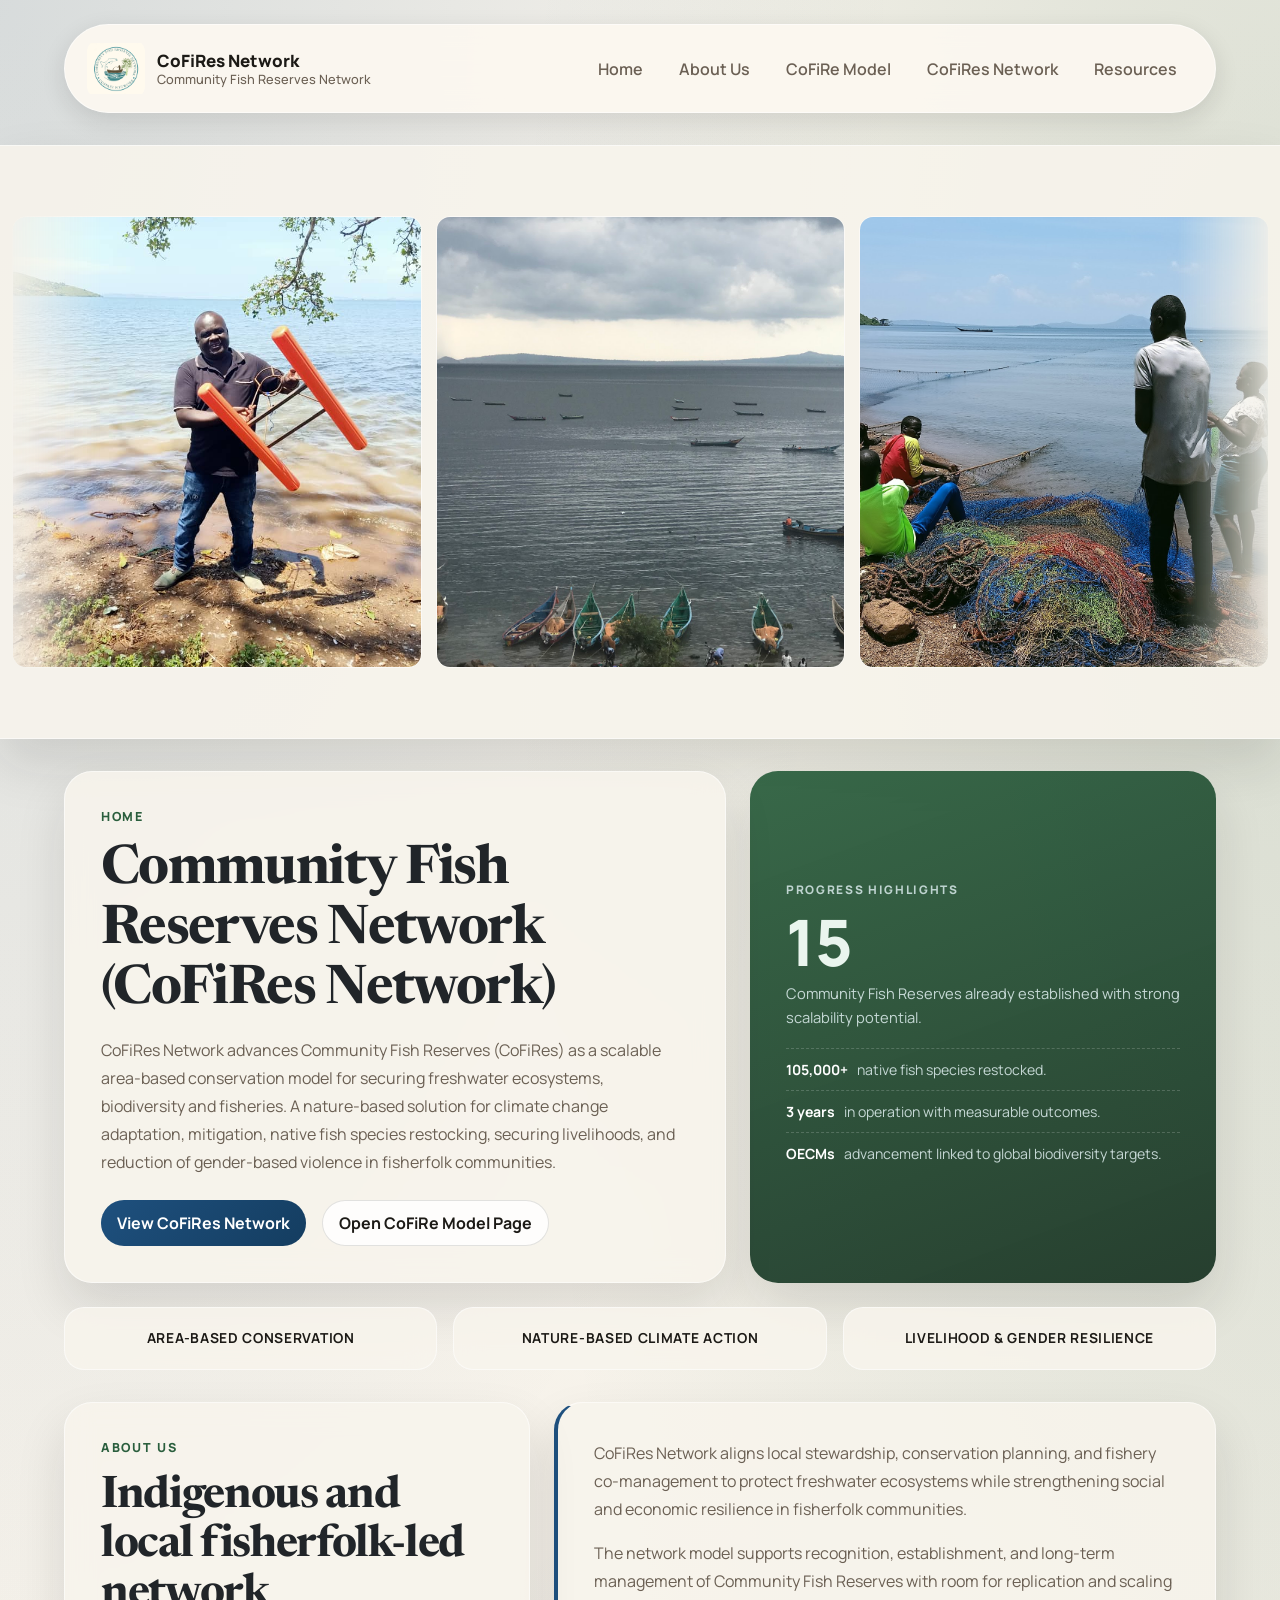
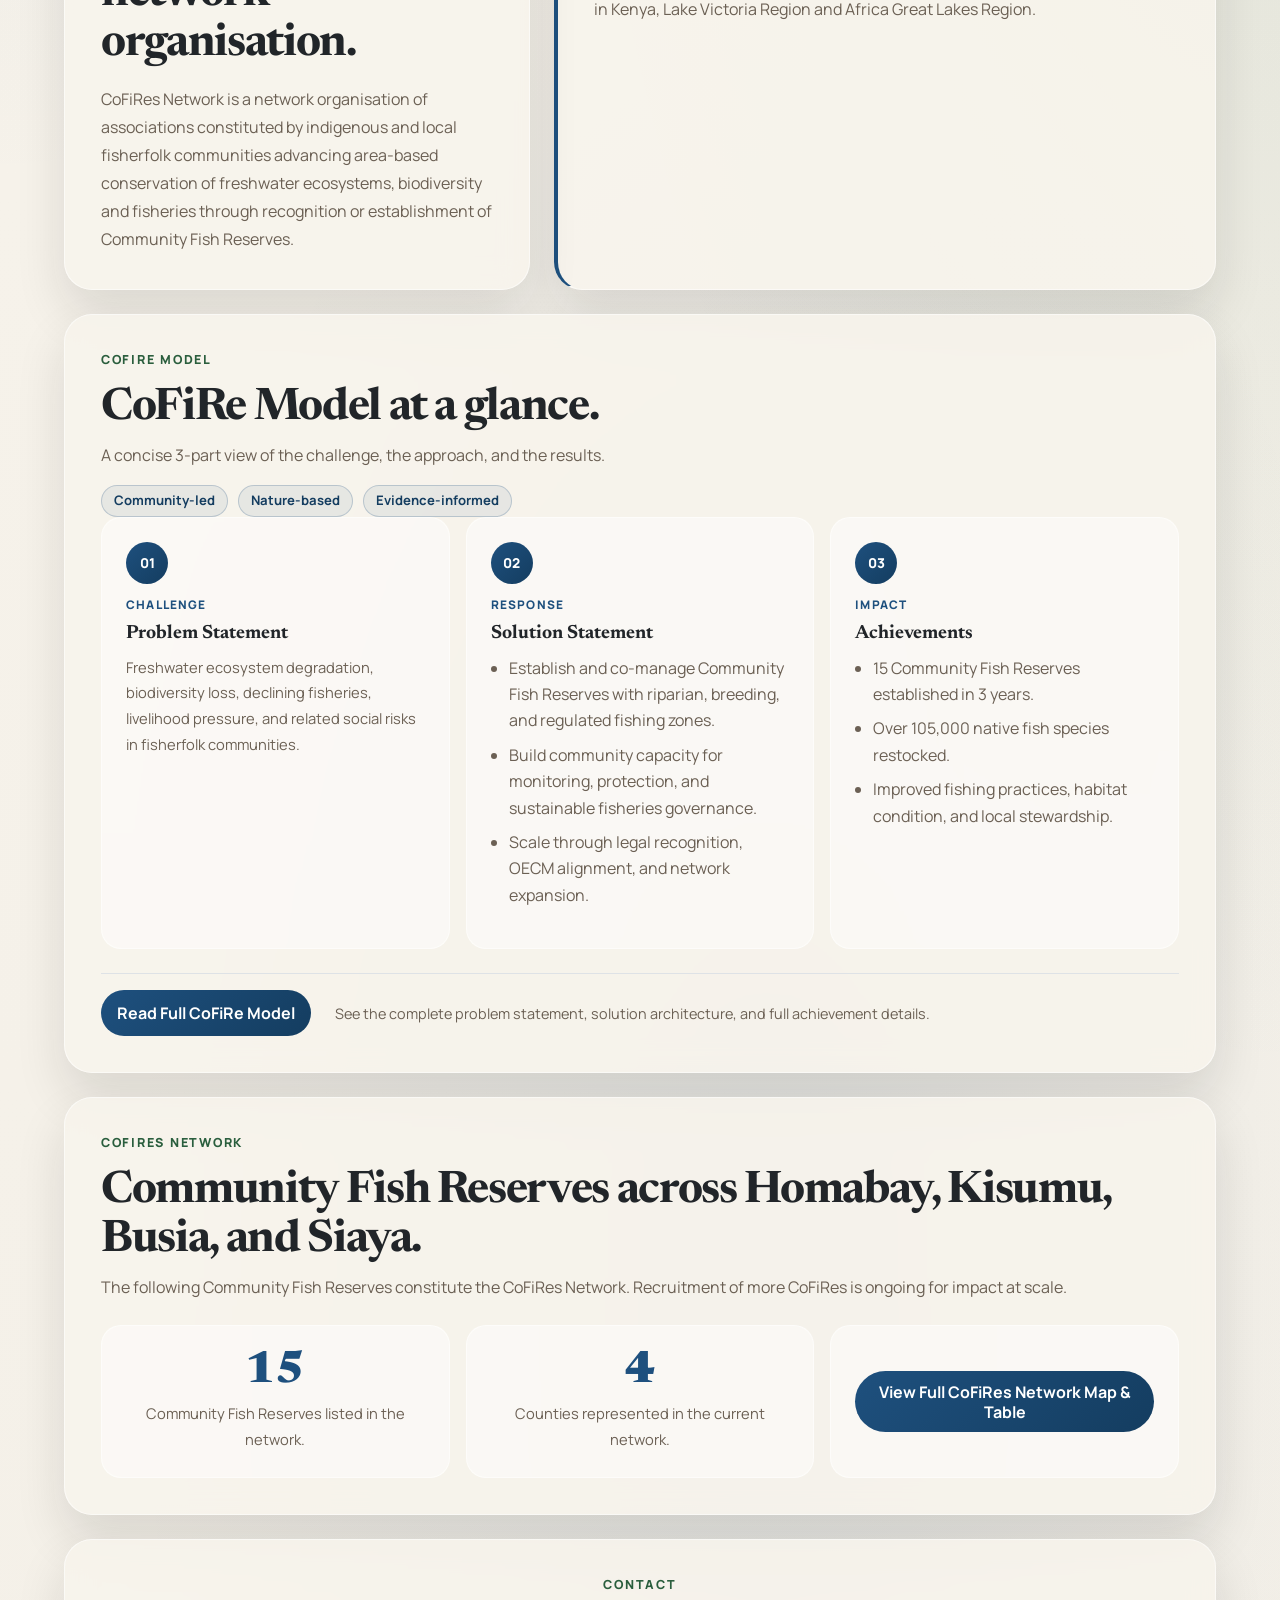
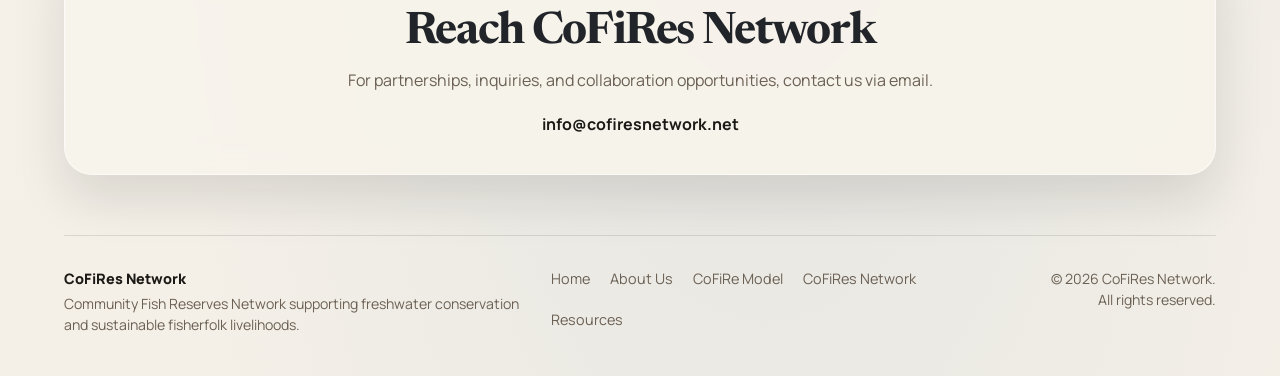
<file: index.html>
<!DOCTYPE html>
<html lang="en">
  <head>
    <meta charset="UTF-8" />
    <meta name="viewport" content="width=device-width, initial-scale=1.0" />
    <meta http-equiv="Cache-Control" content="no-cache, no-store, must-revalidate" />
    <meta http-equiv="Pragma" content="no-cache" />
    <meta http-equiv="Expires" content="0" />
    <title>CoFiRes-Network | Community Fish Reserves Network</title>
    <meta name="description" content="Community Fish Reserves Network (CoFiRes-Network) supports community-led freshwater conservation, sustainable fishing livelihoods, and ecosystem protection." />
    <link rel="icon" type="image/png" href="images/logo_main.png" />
    <link rel="preconnect" href="https://fonts.googleapis.com" />
    <link rel="preconnect" href="https://fonts.gstatic.com" crossorigin />
    <link href="https://fonts.googleapis.com/css2?family=Manrope:wght@400;500;700;800&family=Newsreader:opsz,wght@6..72,500;6..72,700&display=swap" rel="stylesheet" />
    <link href="https://cdn.jsdelivr.net/npm/bootstrap@5.3.0/dist/css/bootstrap.min.css" rel="stylesheet" />
    <script>
      window.__assetVersion = Date.now().toString();
      document.write('<link rel="stylesheet" href="css/index.css?v=' + window.__assetVersion + '">');
    </script>
  </head>
  <body>
    <div class="page-shell">
      <div id="site-header"></div>

      <main id="top">

        <!-- Photo Runner -->
        <section class="photo-runner-section reveal" aria-label="Photo gallery">
          <div class="photo-runner" role="region" aria-label="Running photos of conservation work">
            <div class="photo-track">
              <figure class="photo-item"><img src="images/photo-1.jpg" alt="Leo holding fishing equipment" loading="lazy" /></figure>
              <figure class="photo-item"><img src="images/photo-2.jpg" alt="Fishing boats on calm lake waters" loading="lazy" /></figure>
              <figure class="photo-item"><img src="images/photo-3.jpg" alt="Fishing net in the lake" loading="lazy" /></figure>
              <figure class="photo-item"><img src="images/photo-4.jpg" alt="Training" loading="lazy" /></figure>
              <figure class="photo-item"><img src="images/photo-5.jpg" alt="Fishermen returning from fishing" loading="lazy" /></figure>
              <figure class="photo-item"><img src="images/photo-6.jpg" alt="Team photo" loading="lazy" /></figure>
              <figure class="photo-item"><img src="images/photo-7.jpg" alt="Community meeting" loading="lazy" /></figure>
              <figure class="photo-item" aria-hidden="true"><img src="images/photo-1.jpg" alt="" loading="lazy" /></figure>
              <figure class="photo-item" aria-hidden="true"><img src="images/photo-2.jpg" alt="" loading="lazy" /></figure>
              <figure class="photo-item" aria-hidden="true"><img src="images/photo-3.jpg" alt="" loading="lazy" /></figure>
              <figure class="photo-item" aria-hidden="true"><img src="images/photo-4.jpg" alt="" loading="lazy" /></figure>
              <figure class="photo-item" aria-hidden="true"><img src="images/photo-5.jpg" alt="" loading="lazy" /></figure>
              <figure class="photo-item" aria-hidden="true"><img src="images/photo-6.jpg" alt="" loading="lazy" /></figure>
              <figure class="photo-item" aria-hidden="true"><img src="images/photo-7.jpg" alt="" loading="lazy" /></figure>
            </div>
          </div>
        </section>

        <!-- Hero -->
        <section class="mb-4 reveal" id="home">
          <div class="row g-4 align-items-stretch hero-section">
            <div class="col-lg-7">
              <div class="card h-100">
                <div class="card-body d-flex flex-column justify-content-center">
                  <p class="eyebrow">Home</p>
                  <h1 class="mb-3">Community Fish Reserves Network (CoFiRes Network)</h1>
                  <p class="section-lead mb-3">
                    CoFiRes Network advances Community Fish Reserves (CoFiRes) as a scalable area-based conservation model for securing freshwater ecosystems, biodiversity and fisheries. A nature-based solution for climate change adaptation, mitigation, native fish species restocking, securing livelihoods, and reduction of gender-based violence in fisherfolk communities.
                  </p>
                  <div class="d-flex flex-wrap gap-3 mt-2">
                    <a class="btn btn-primary" href="cofire-network.html">View CoFiRes Network</a>
                    <a class="btn btn-outline-secondary" href="cofire-model.html">Open CoFiRe Model Page</a>
                  </div>
                </div>
              </div>
            </div>
            <div class="col-lg-5">
              <div class="hero-aside">
                <p class="hero-aside-title">Progress highlights</p>
                <p class="hero-big">15</p>
                <p class="hero-note">Community Fish Reserves already established with strong scalability potential.</p>
                <ul class="hero-list">
                  <li><strong>105,000+</strong> native fish species restocked.</li>
                  <li><strong>3 years</strong> in operation with measurable outcomes.</li>
                  <li><strong>OECMs</strong> advancement linked to global biodiversity targets.</li>
                </ul>
              </div>
            </div>
          </div>
        </section> 

        <!-- Manifesto -->
        <div class="manifesto-strip reveal" aria-label="Key focus areas">
          <div class="manifesto-item">Area-based conservation</div>
          <div class="manifesto-item">Nature-based climate action</div>
          <div class="manifesto-item">Livelihood &amp; gender resilience</div>
        </div>

                <!-- About -->
        <section class="mb-4 reveal" id="about">
            <div class="row g-4 align-items-stretch">
                <div class="col-lg-5 d-flex">
                    <div class="card flex-fill">
                        <div class="card-body">
                            <p class="eyebrow">About Us</p>
                            <h2 class="mb-3">Indigenous and local fisherfolk-led network organisation.</h2>
                            <p class="section-lead mb-0">
                                CoFiRes Network is a network organisation of associations constituted by indigenous and local fisherfolk communities advancing area-based conservation of freshwater ecosystems, biodiversity and fisheries through recognition or establishment of Community Fish Reserves.
                            </p>
                        </div>
                    </div>
                </div>

                <div class="col-lg-7 d-flex">
                    <div class="section-body flex-fill">
                        <p>
                            CoFiRes Network aligns local stewardship, conservation planning, and fishery co-management to protect freshwater ecosystems while strengthening social and economic resilience in fisherfolk communities.
                        </p>
                        <p>
                            The network model supports recognition, establishment, and long-term management of Community Fish Reserves with room for replication and scaling in Kenya, Lake Victoria Region and Africa Great Lakes Region.
                        </p>
                    </div>
                </div>
            </div>
        </section>

        <!-- CoFiRe Model Preview -->
        <section class="mb-4 reveal" id="model">
          <div class="card">
            <div class="card-body">
              <p class="eyebrow">CoFiRe Model</p>
              <h2 class="mb-2">CoFiRe Model at a glance.</h2>
              <p class="section-lead mb-3">A concise 3-part view of the challenge, the approach, and the results.</p>
              <div class="model-pill-row">
                <span>Community-led</span>
                <span>Nature-based</span>
                <span>Evidence-informed</span>
              </div>
              <div class="row g-3 mb-4">
                <div class="col-md-4">
                  <div class="impact-stat">
                    <div class="model-badge">01</div>
                    <p class="model-kicker">Challenge</p>
                    <h3 style="font-family:'Newsreader',Georgia,serif;font-size:1.2rem;font-weight:700;margin-bottom:10px;">Problem Statement</h3>
                    <p class="section-lead mb-0" style="font-size:0.92rem;">Freshwater ecosystem degradation, biodiversity loss, declining fisheries, livelihood pressure, and related social risks in fisherfolk communities.</p>
                  </div>
                </div>
                <div class="col-md-4">
                  <div class="impact-stat">
                    <div class="model-badge">02</div>
                    <p class="model-kicker">Response</p>
                    <h3 style="font-family:'Newsreader',Georgia,serif;font-size:1.2rem;font-weight:700;margin-bottom:10px;">Solution Statement</h3>
                    <ul class="model-list">
                      <li>Establish and co-manage Community Fish Reserves with riparian, breeding, and regulated fishing zones.</li>
                      <li>Build community capacity for monitoring, protection, and sustainable fisheries governance.</li>
                      <li>Scale through legal recognition, OECM alignment, and network expansion.</li>
                    </ul>
                  </div>
                </div>
                <div class="col-md-4">
                  <div class="impact-stat">
                    <div class="model-badge">03</div>
                    <p class="model-kicker">Impact</p>
                    <h3 style="font-family:'Newsreader',Georgia,serif;font-size:1.2rem;font-weight:700;margin-bottom:10px;">Achievements</h3>
                    <ul class="model-list">
                      <li>15 Community Fish Reserves established in 3 years.</li>
                      <li>Over 105,000 native fish species restocked.</li>
                      <li>Improved fishing practices, habitat condition, and local stewardship.</li>
                    </ul>
                  </div>
                </div>
              </div>
              <div class="pt-3 border-top d-flex align-items-center gap-4 flex-wrap" style="border-color:var(--line)\!important;">
                <a class="btn btn-primary" href="cofire-model.html">Read Full CoFiRe Model</a>
                <p class="section-lead mb-0" style="font-size:0.9rem;">See the complete problem statement, solution architecture, and full achievement details.</p>
              </div>
            </div>
          </div>
        </section>

        <section class="mb-4 reveal" id="network">
          <div class="card">
            <div class="card-body">
              <p class="eyebrow">CoFiRes Network</p>
              <h2 class="mb-2">Community Fish Reserves across Homabay, Kisumu, Busia, and Siaya.</h2>
              <p class="section-lead mb-4">The following Community Fish Reserves constitute the CoFiRes Network. Recruitment of more CoFiRes is ongoing for impact at scale.</p>
              <div class="row g-3">
                <div class="col-md-4">
                  <div class="impact-stat text-center">
                    <span class="stat-number">15</span>
                    <span class="section-lead" style="font-size:0.92rem;">Community Fish Reserves listed in the network.</span>
                  </div>
                </div>
                <div class="col-md-4">
                  <div class="impact-stat text-center">
                    <span class="stat-number">4</span>
                    <span class="section-lead" style="font-size:0.92rem;">Counties represented in the current network.</span>
                  </div>
                </div>
                <div class="col-md-4">
                  <div class="impact-stat d-flex flex-column justify-content-center">
                    <a href="cofire-network.html" class="btn btn-primary w-100">View Full CoFiRes Network Map &amp; Table</a>
                  </div>
                </div>
              </div>
            </div>
          </div>
        </section>

        <section class="mb-4 reveal" id="contact">
          <div class="card">
            <div class="card-body text-center">
              <p class="eyebrow">Contact</p>
              <h2 class="mb-2">Reach CoFiRes Network</h2>
              <p class="section-lead mb-3">For partnerships, inquiries, and collaboration opportunities, contact us via email.</p>
              <a class="section-lead mb-0 d-inline-block" href="mailto:info@cofiresnetwork.net" style="font-size:1rem;font-weight:700;color:var(--text);">info@cofiresnetwork.net</a>
            </div>
          </div>
        </section>

      </main>

      <div id="site-footer"></div>
    </div>

    <script src="https://cdn.jsdelivr.net/npm/bootstrap@5.3.0/dist/js/bootstrap.bundle.min.js"></script>
    <script>
      (function () {
        const v = window.__assetVersion || Date.now().toString();
        const loadScript = (src) => new Promise((resolve, reject) => {
          const s = document.createElement('script');
          s.src = src + '?v=' + v;
          s.onload = resolve;
          s.onerror = reject;
          document.body.appendChild(s);
        });
        loadScript('js/layout.js').then(() => loadScript('js/index.js')).catch(e => console.error('Asset loading failed:', e));
      })();
    </script>
  </body>
</html>
</file>
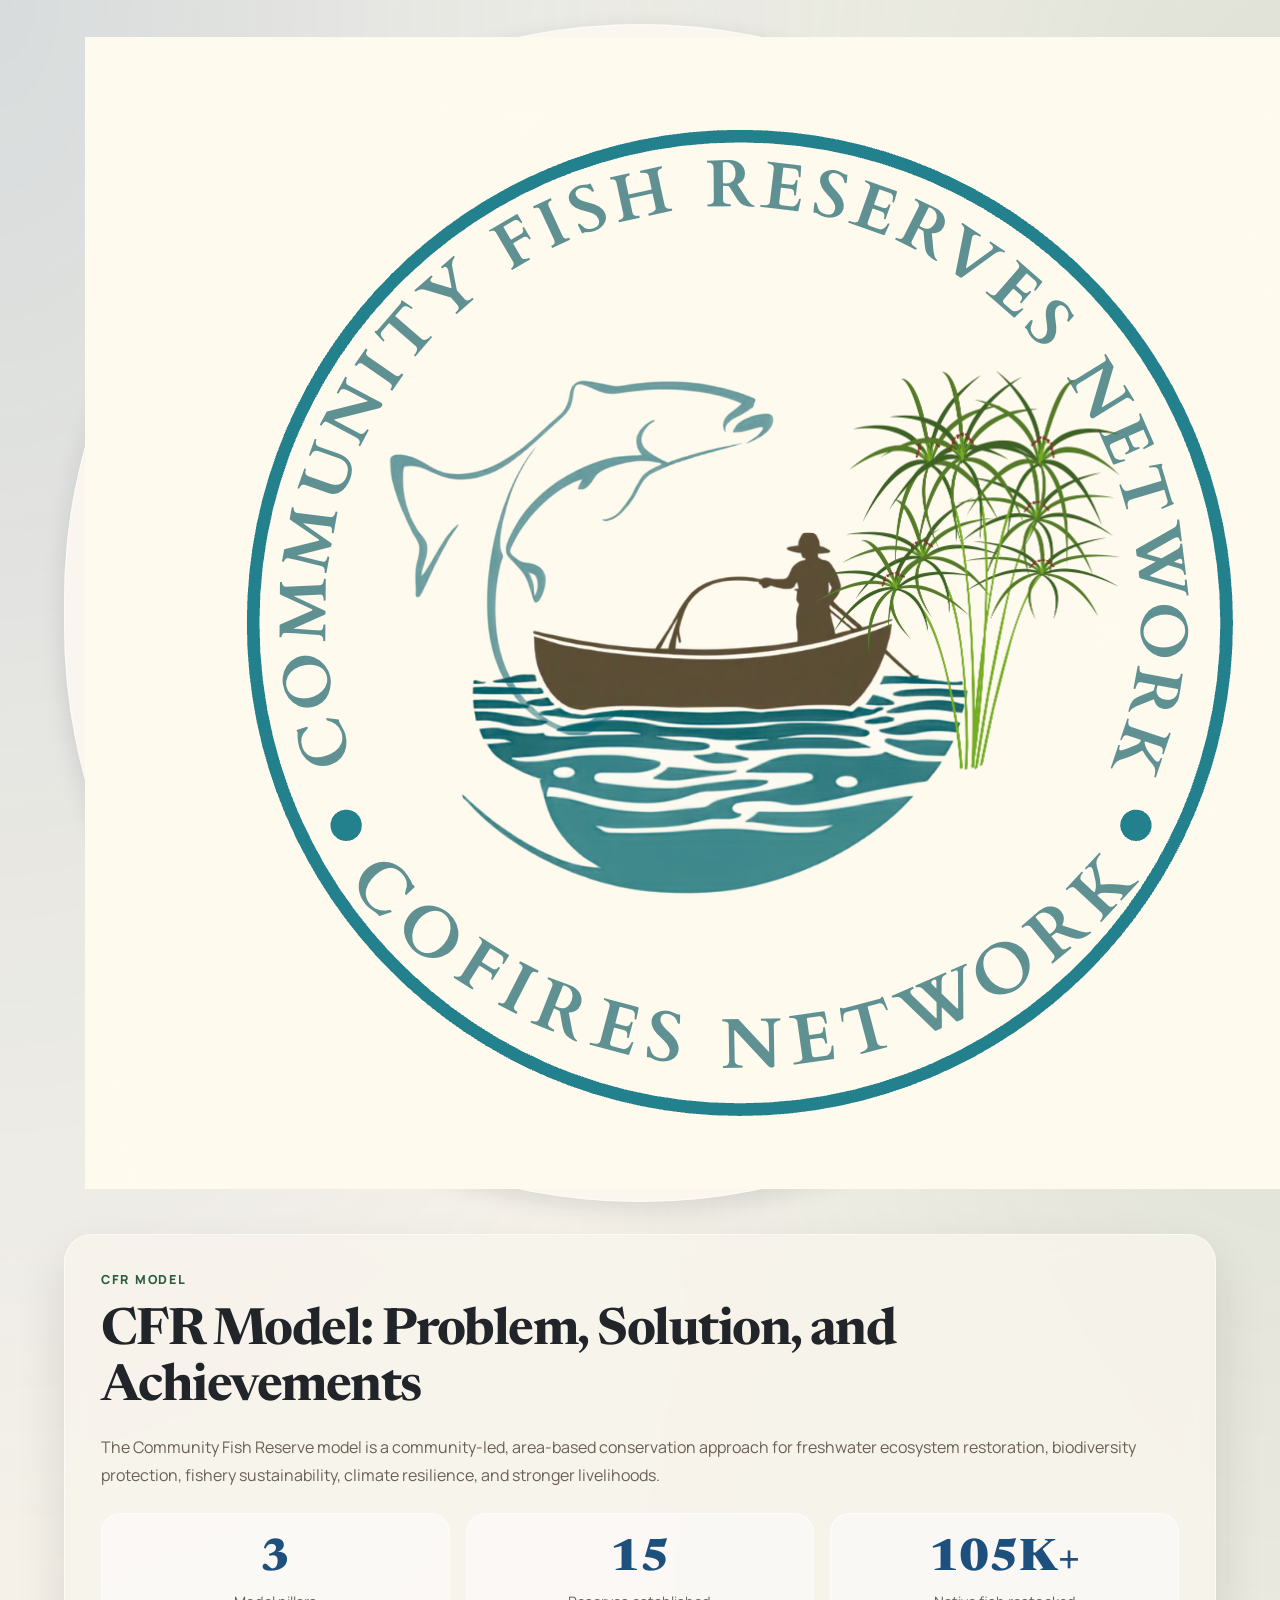
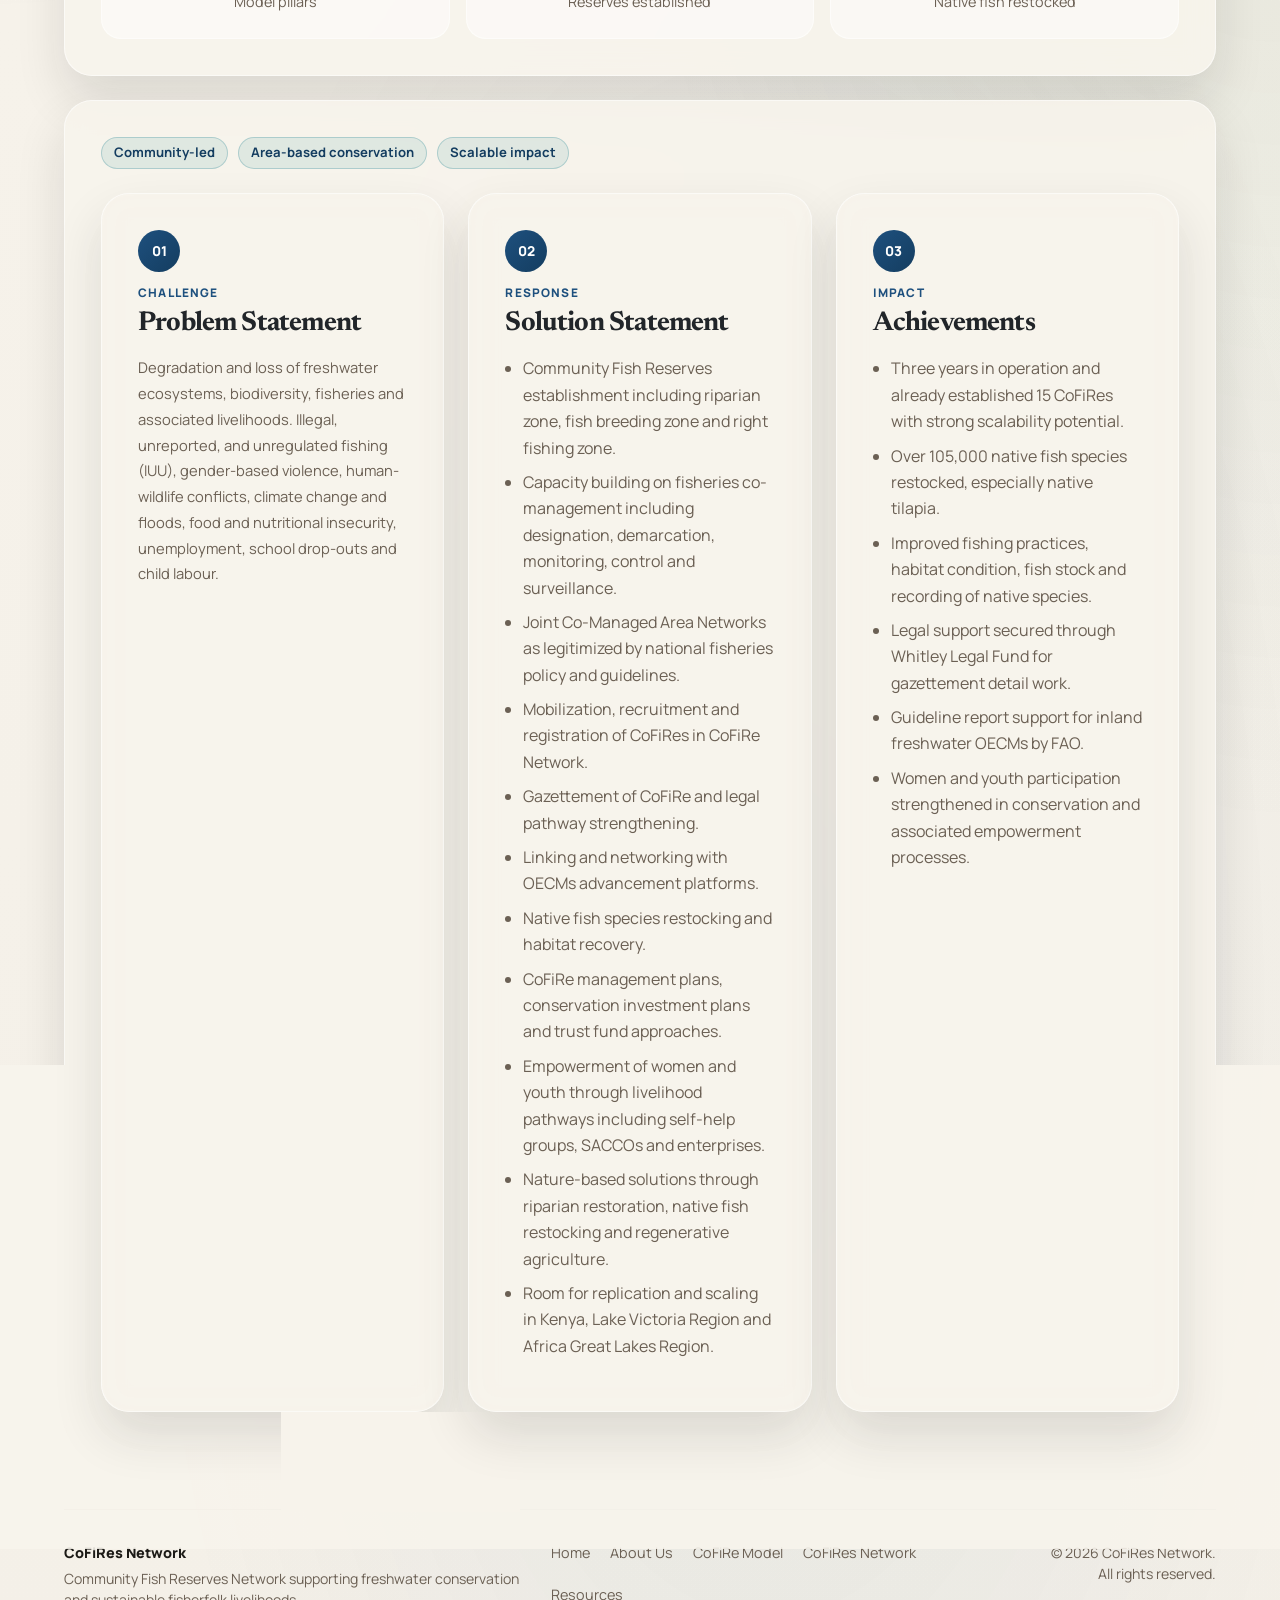
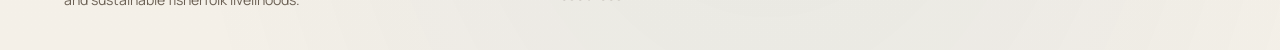
<file: cfr-model.html>
<!DOCTYPE html>
<html lang="en">
  <head>
    <meta charset="UTF-8" />
    <meta name="viewport" content="width=device-width, initial-scale=1.0" />
    <meta http-equiv="Cache-Control" content="no-cache, no-store, must-revalidate" />
    <meta http-equiv="Pragma" content="no-cache" />
    <meta http-equiv="Expires" content="0" />
    <title>CoFiRe-Network | CFR Model</title>
    <meta name="description" content="CFR Model page describing the problem statement, solution statement, and achievements of Community Fish Reserves Network." />
    <link rel="preconnect" href="https://fonts.googleapis.com" />
    <link rel="preconnect" href="https://fonts.gstatic.com" crossorigin />
    <link href="https://fonts.googleapis.com/css2?family=Manrope:wght@400;500;700;800&family=Newsreader:opsz,wght@6..72,500;6..72,700&display=swap" rel="stylesheet" />
    <link href="https://cdn.jsdelivr.net/npm/bootstrap@5.3.0/dist/css/bootstrap.min.css" rel="stylesheet" />
    <script>
      window.__assetVersion = Date.now().toString();
      document.write('<link rel="stylesheet" href="css/cfr-model.css?v=' + window.__assetVersion + '">');
    </script>
  </head>
  <body class="cfr-page">
    <div class="page-shell">
      <div id="site-header"></div>

      <main id="top">

        <!-- Intro -->
        <section class="mb-4 reveal" aria-label="CFR Model overview">
          <div class="card">
            <div class="card-body">
              <p class="eyebrow">CFR Model</p>
              <h1 class="mb-3">CFR Model: Problem, Solution, and Achievements</h1>
              <p class="section-lead mb-4">
                The Community Fish Reserve model is a community-led, area-based conservation approach for freshwater ecosystem restoration,
                biodiversity protection, fishery sustainability, climate resilience, and stronger livelihoods.
              </p>
              <div class="row g-3" aria-label="CFR model summary">
                <div class="col-sm-4">
                  <div class="impact-stat text-center">
                    <span class="stat-number">3</span>
                    <span class="section-lead" style="font-size:0.9rem;">Model pillars</span>
                  </div>
                </div>
                <div class="col-sm-4">
                  <div class="impact-stat text-center">
                    <span class="stat-number">15</span>
                    <span class="section-lead" style="font-size:0.9rem;">Reserves established</span>
                  </div>
                </div>
                <div class="col-sm-4">
                  <div class="impact-stat text-center">
                    <span class="stat-number">105K+</span>
                    <span class="section-lead" style="font-size:0.9rem;">Native fish restocked</span>
                  </div>
                </div>
              </div>
            </div>
          </div>
        </section>

        <!-- Model Detail -->
        <section class="mb-4 reveal" aria-label="Detailed CFR model components">
          <div class="card">
            <div class="card-body">
              <div class="model-pill-row mb-4" aria-label="CFR model trust signals">
                <span>Community-led</span>
                <span>Area-based conservation</span>
                <span>Scalable impact</span>
              </div>
              <div class="row g-4">

                <div class="col-lg-4">
                  <div class="card h-100" style="background:rgba(255,255,255,0.45);">
                    <div class="card-body">
                      <div class="model-badge">01</div>
                      <p class="model-kicker">Challenge</p>
                      <h2 class="mb-3" style="font-size:clamp(1.3rem,2.5vw,1.7rem);">Problem Statement</h2>
                      <p class="section-lead" style="font-size:0.92rem;">
                        Degradation and loss of freshwater ecosystems, biodiversity, fisheries and associated livelihoods.
                        Illegal, unreported, and unregulated fishing (IUU), gender-based violence, human-wildlife conflicts,
                        climate change and floods, food and nutritional insecurity, unemployment, school drop-outs and child labour.
                      </p>
                    </div>
                  </div>
                </div>

                <div class="col-lg-4">
                  <div class="card h-100" style="background:rgba(255,255,255,0.45);">
                    <div class="card-body">
                      <div class="model-badge">02</div>
                      <p class="model-kicker">Response</p>
                      <h2 class="mb-3" style="font-size:clamp(1.3rem,2.5vw,1.7rem);">Solution Statement</h2>
                      <ul class="model-list">
                        <li>Community Fish Reserves establishment including riparian zone, fish breeding zone and right fishing zone.</li>
                        <li>Capacity building on fisheries co-management including designation, demarcation, monitoring, control and surveillance.</li>
                        <li>Joint Co-Managed Area Networks as legitimized by national fisheries policy and guidelines.</li>
                        <li>Mobilization, recruitment and registration of CoFiRes in CoFiRe Network.</li>
                        <li>Gazettement of CoFiRe and legal pathway strengthening.</li>
                        <li>Linking and networking with OECMs advancement platforms.</li>
                        <li>Native fish species restocking and habitat recovery.</li>
                        <li>CoFiRe management plans, conservation investment plans and trust fund approaches.</li>
                        <li>Empowerment of women and youth through livelihood pathways including self-help groups, SACCOs and enterprises.</li>
                        <li>Nature-based solutions through riparian restoration, native fish restocking and regenerative agriculture.</li>
                        <li>Room for replication and scaling in Kenya, Lake Victoria Region and Africa Great Lakes Region.</li>
                      </ul>
                    </div>
                  </div>
                </div>

                <div class="col-lg-4">
                  <div class="card h-100" style="background:rgba(255,255,255,0.45);">
                    <div class="card-body">
                      <div class="model-badge">03</div>
                      <p class="model-kicker">Impact</p>
                      <h2 class="mb-3" style="font-size:clamp(1.3rem,2.5vw,1.7rem);">Achievements</h2>
                      <ul class="model-list">
                        <li>Three years in operation and already established 15 CoFiRes with strong scalability potential.</li>
                        <li>Over 105,000 native fish species restocked, especially native tilapia.</li>
                        <li>Improved fishing practices, habitat condition, fish stock and recording of native species.</li>
                        <li>Legal support secured through Whitley Legal Fund for gazettement detail work.</li>
                        <li>Guideline report support for inland freshwater OECMs by FAO.</li>
                        <li>Women and youth participation strengthened in conservation and associated empowerment processes.</li>
                      </ul>
                    </div>
                  </div>
                </div>

              </div>
            </div>
          </div>
        </section>

      </main>

      <div id="site-footer"></div>
    </div>

    <script src="https://cdn.jsdelivr.net/npm/bootstrap@5.3.0/dist/js/bootstrap.bundle.min.js"></script>
    <script>
      (function () {
        const v = window.__assetVersion || Date.now().toString();
        const loadScript = (src) => new Promise((resolve, reject) => {
          const s = document.createElement('script');
          s.src = src + '?v=' + v;
          s.onload = resolve;
          s.onerror = reject;
          document.body.appendChild(s);
        });
        loadScript('js/layout.js').then(() => loadScript('js/cfr-model.js')).catch(e => console.error('Asset loading failed:', e));
      })();
    </script>
  </body>
</html>
</file>
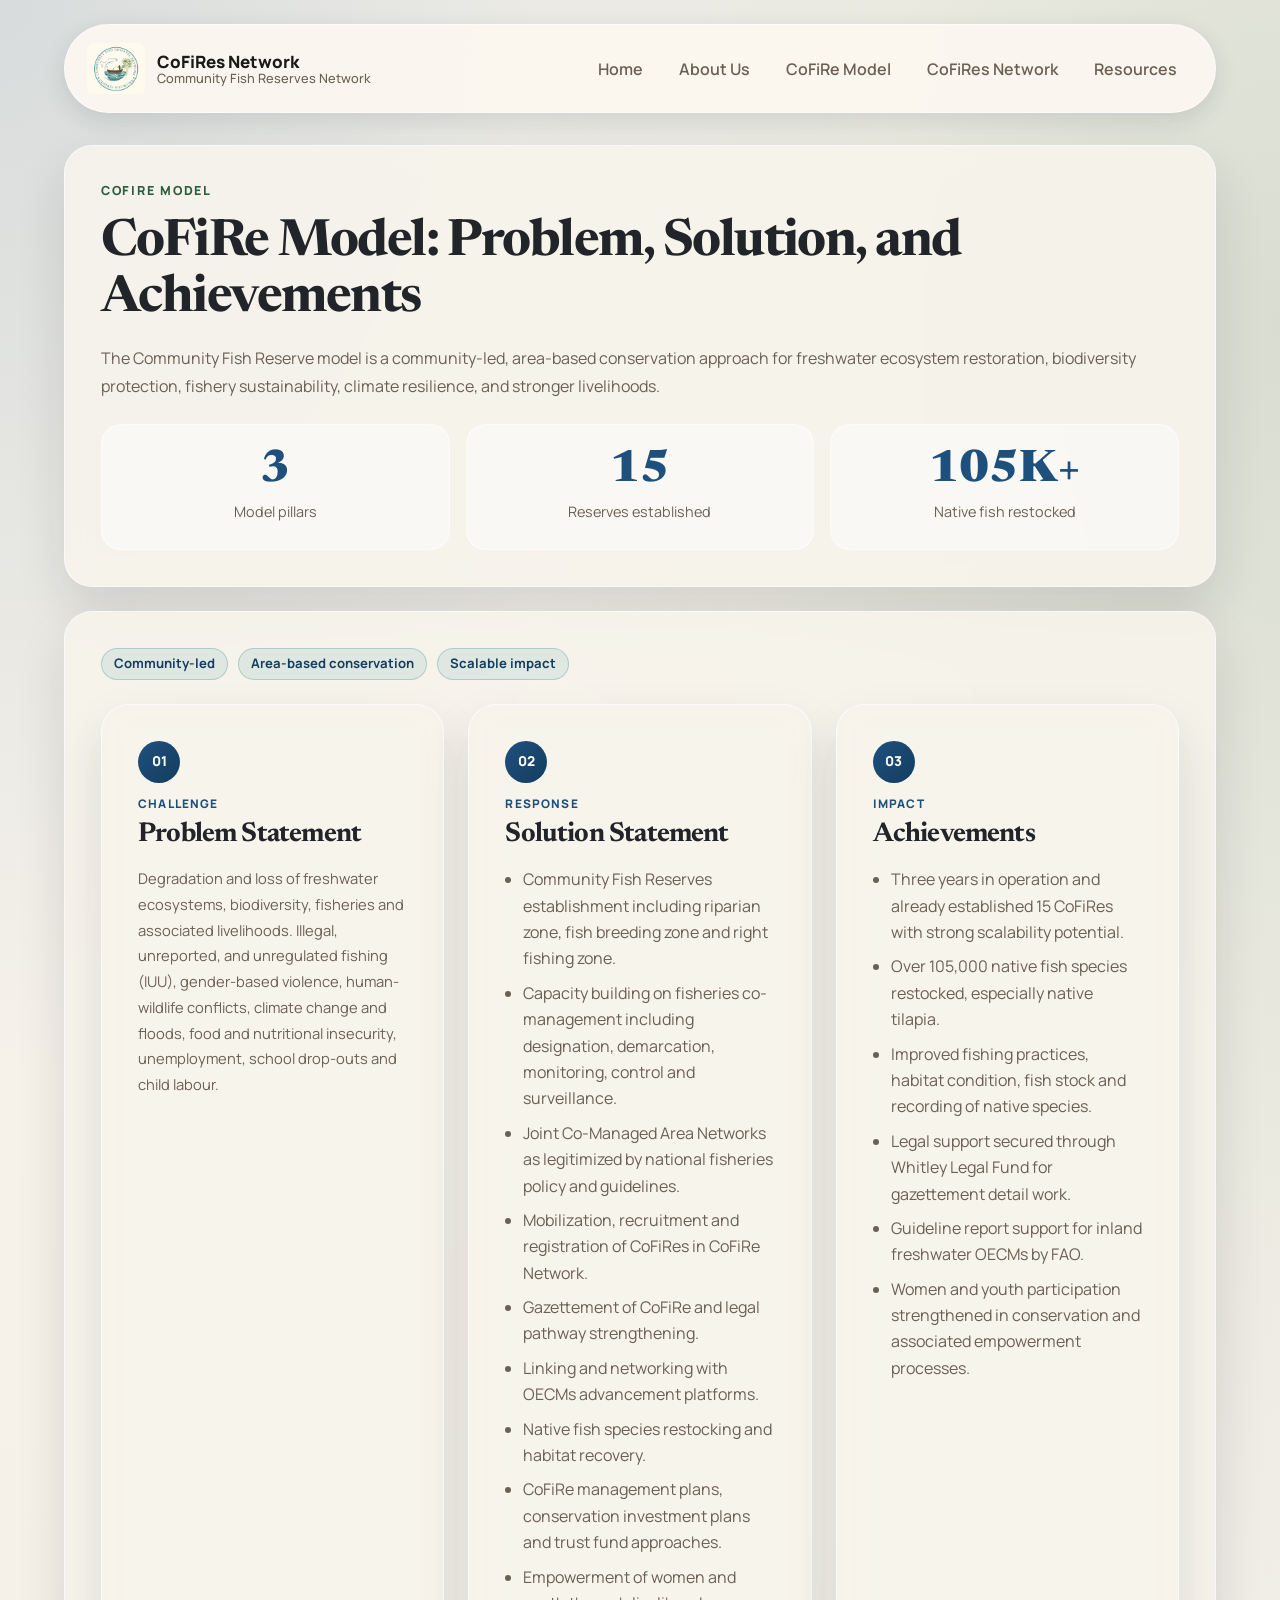
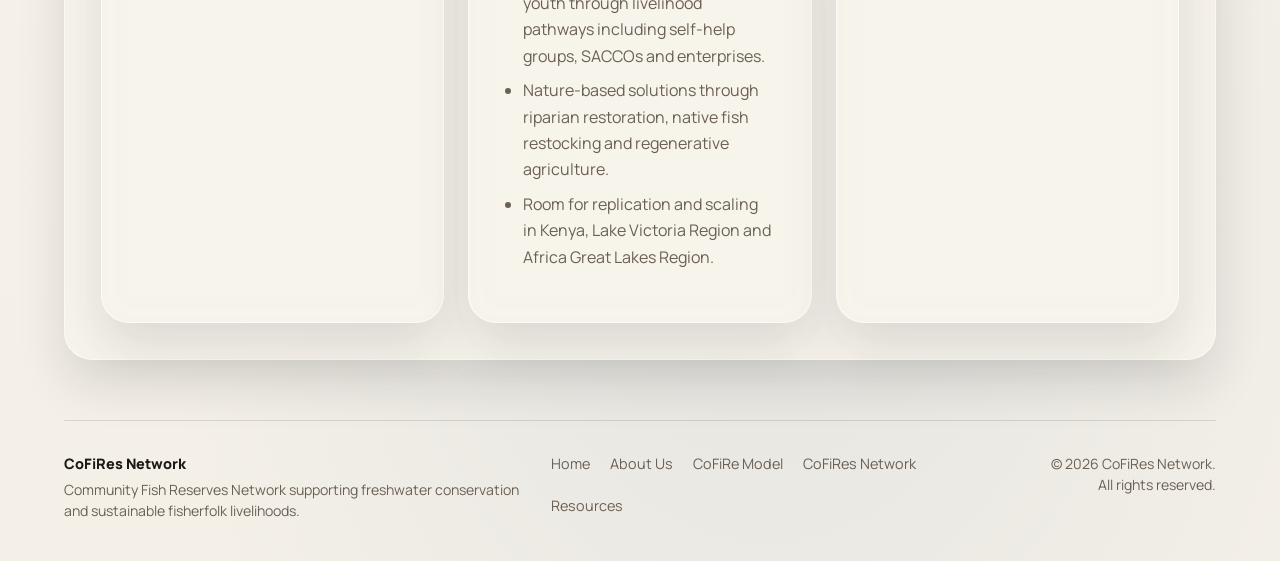
<file: cofire-model.html>
<!DOCTYPE html>
<html lang="en">
  <head>
    <meta charset="UTF-8" />
    <meta name="viewport" content="width=device-width, initial-scale=1.0" />
    <meta http-equiv="Cache-Control" content="no-cache, no-store, must-revalidate" />
    <meta http-equiv="Pragma" content="no-cache" />
    <meta http-equiv="Expires" content="0" />
    <title>CoFiRe-Network | CoFiRe Model</title>
    <meta name="description" content="CoFiRe Model page describing the problem statement, solution statement, and achievements of Community Fish Reserves Network." />
    <link rel="icon" type="image/png" href="images/logo_main.png" />
    <link rel="preconnect" href="https://fonts.googleapis.com" />
    <link rel="preconnect" href="https://fonts.gstatic.com" crossorigin />
    <link href="https://fonts.googleapis.com/css2?family=Manrope:wght@400;500;700;800&family=Newsreader:opsz,wght@6..72,500;6..72,700&display=swap" rel="stylesheet" />
    <link href="https://cdn.jsdelivr.net/npm/bootstrap@5.3.0/dist/css/bootstrap.min.css" rel="stylesheet" />
    <script>
      window.__assetVersion = Date.now().toString();
      document.write('<link rel="stylesheet" href="css/cofire-model.css?v=' + window.__assetVersion + '">');
    </script>
  </head>
  <body class="cofire-page">
    <div class="page-shell">
      <div id="site-header"></div>

      <main id="top">

        <!-- Intro -->
        <section class="mb-4 reveal" aria-label="CoFiRe Model overview">
          <div class="card">
            <div class="card-body">
              <p class="eyebrow">CoFiRe Model</p>
              <h1 class="mb-3">CoFiRe Model: Problem, Solution, and Achievements</h1>
              <p class="section-lead mb-4">
                The Community Fish Reserve model is a community-led, area-based conservation approach for freshwater ecosystem restoration,
                biodiversity protection, fishery sustainability, climate resilience, and stronger livelihoods.
              </p>
              <div class="row g-3" aria-label="CoFiRe model summary">
                <div class="col-sm-4">
                  <div class="impact-stat text-center">
                    <span class="stat-number">3</span>
                    <span class="section-lead" style="font-size:0.9rem;">Model pillars</span>
                  </div>
                </div>
                <div class="col-sm-4">
                  <div class="impact-stat text-center">
                    <span class="stat-number">15</span>
                    <span class="section-lead" style="font-size:0.9rem;">Reserves established</span>
                  </div>
                </div>
                <div class="col-sm-4">
                  <div class="impact-stat text-center">
                    <span class="stat-number">105K+</span>
                    <span class="section-lead" style="font-size:0.9rem;">Native fish restocked</span>
                  </div>
                </div>
              </div>
            </div>
          </div>
        </section>

        <!-- Model Detail -->
        <section class="mb-4 reveal" aria-label="Detailed CoFiRe model components">
          <div class="card">
            <div class="card-body">
              <div class="model-pill-row mb-4" aria-label="CoFiRe model trust signals">
                <span>Community-led</span>
                <span>Area-based conservation</span>
                <span>Scalable impact</span>
              </div>
              <div class="row g-4">

                <div class="col-lg-4">
                  <div class="card h-100" style="background:rgba(255,255,255,0.45);">
                    <div class="card-body">
                      <div class="model-badge">01</div>
                      <p class="model-kicker">Challenge</p>
                      <h2 class="mb-3" style="font-size:clamp(1.3rem,2.5vw,1.7rem);">Problem Statement</h2>
                      <p class="section-lead" style="font-size:0.92rem;">
                        Degradation and loss of freshwater ecosystems, biodiversity, fisheries and associated livelihoods.
                        Illegal, unreported, and unregulated fishing (IUU), gender-based violence, human-wildlife conflicts,
                        climate change and floods, food and nutritional insecurity, unemployment, school drop-outs and child labour.
                      </p>
                    </div>
                  </div>
                </div>

                <div class="col-lg-4">
                  <div class="card h-100" style="background:rgba(255,255,255,0.45);">
                    <div class="card-body">
                      <div class="model-badge">02</div>
                      <p class="model-kicker">Response</p>
                      <h2 class="mb-3" style="font-size:clamp(1.3rem,2.5vw,1.7rem);">Solution Statement</h2>
                      <ul class="model-list">
                        <li>Community Fish Reserves establishment including riparian zone, fish breeding zone and right fishing zone.</li>
                        <li>Capacity building on fisheries co-management including designation, demarcation, monitoring, control and surveillance.</li>
                        <li>Joint Co-Managed Area Networks as legitimized by national fisheries policy and guidelines.</li>
                        <li>Mobilization, recruitment and registration of CoFiRes in CoFiRe Network.</li>
                        <li>Gazettement of CoFiRe and legal pathway strengthening.</li>
                        <li>Linking and networking with OECMs advancement platforms.</li>
                        <li>Native fish species restocking and habitat recovery.</li>
                        <li>CoFiRe management plans, conservation investment plans and trust fund approaches.</li>
                        <li>Empowerment of women and youth through livelihood pathways including self-help groups, SACCOs and enterprises.</li>
                        <li>Nature-based solutions through riparian restoration, native fish restocking and regenerative agriculture.</li>
                        <li>Room for replication and scaling in Kenya, Lake Victoria Region and Africa Great Lakes Region.</li>
                      </ul>
                    </div>
                  </div>
                </div>

                <div class="col-lg-4">
                  <div class="card h-100" style="background:rgba(255,255,255,0.45);">
                    <div class="card-body">
                      <div class="model-badge">03</div>
                      <p class="model-kicker">Impact</p>
                      <h2 class="mb-3" style="font-size:clamp(1.3rem,2.5vw,1.7rem);">Achievements</h2>
                      <ul class="model-list">
                        <li>Three years in operation and already established 15 CoFiRes with strong scalability potential.</li>
                        <li>Over 105,000 native fish species restocked, especially native tilapia.</li>
                        <li>Improved fishing practices, habitat condition, fish stock and recording of native species.</li>
                        <li>Legal support secured through Whitley Legal Fund for gazettement detail work.</li>
                        <li>Guideline report support for inland freshwater OECMs by FAO.</li>
                        <li>Women and youth participation strengthened in conservation and associated empowerment processes.</li>
                      </ul>
                    </div>
                  </div>
                </div>

              </div>
            </div>
          </div>
        </section>

      </main>

      <div id="site-footer"></div>
    </div>

    <script src="https://cdn.jsdelivr.net/npm/bootstrap@5.3.0/dist/js/bootstrap.bundle.min.js"></script>
    <script>
      (function () {
        const v = window.__assetVersion || Date.now().toString();
        const loadScript = (src) => new Promise((resolve, reject) => {
          const s = document.createElement('script');
          s.src = src + '?v=' + v;
          s.onload = resolve;
          s.onerror = reject;
          document.body.appendChild(s);
        });
        loadScript('js/layout.js').then(() => loadScript('js/cofire-model.js')).catch(e => console.error('Asset loading failed:', e));
      })();
    </script>
  </body>
</html>
</file>
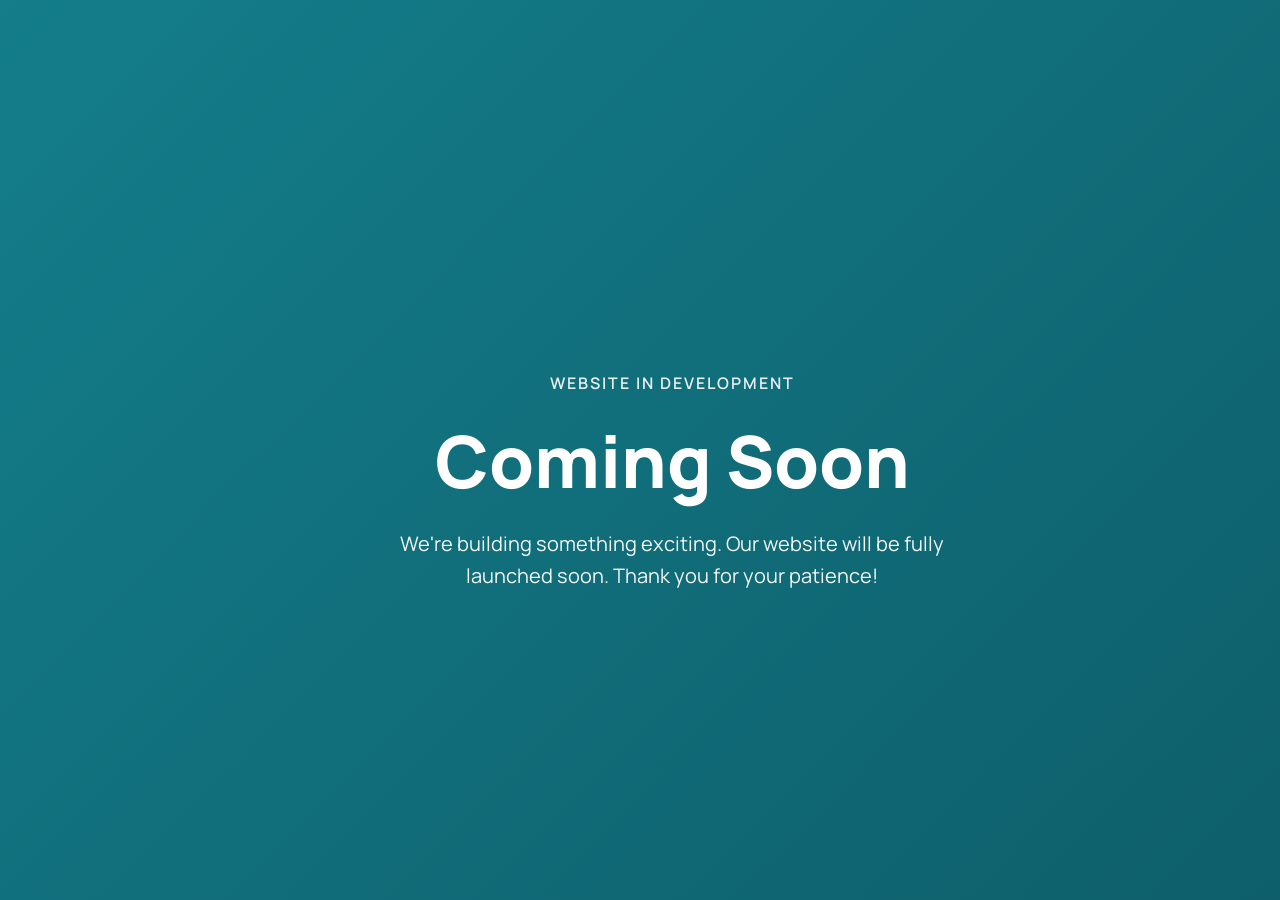
<file: index_.html>
<!DOCTYPE html>
<html lang="en">
  <head>
    <meta charset="UTF-8" />
    <meta name="viewport" content="width=device-width, initial-scale=1.0" />
    <title>CoFiRe-Network | Coming Soon</title>
    <meta
      name="description"
      content="Community Fish Reserves Network (CoFiRe-Network) - Coming Soon"
    />
    <link rel="icon" type="image/png" href="images/logo_main.png" />
    <link rel="preconnect" href="https://fonts.googleapis.com" />
    <link rel="preconnect" href="https://fonts.gstatic.com" crossorigin />
    <link
      href="https://fonts.googleapis.com/css2?family=Manrope:wght@400;500;700;800&family=Newsreader:opsz,wght@6..72,500;6..72,700&display=swap"
      rel="stylesheet"
    />
    <link rel="stylesheet" href="css/styles.css" />
  </head>
  <body>
    <div class="coming-soon-page">
      <div class="coming-soon-banner">
        <div class="coming-soon-content">
          <p class="coming-soon-eyebrow">Website in Development</p>
          <h2>Coming Soon</h2>
          <p class="coming-soon-text">We're building something exciting. Our website will be fully launched soon. Thank you for your patience!</p>
        </div>
      </div>
    </div>
  </body>
</html>
</file>
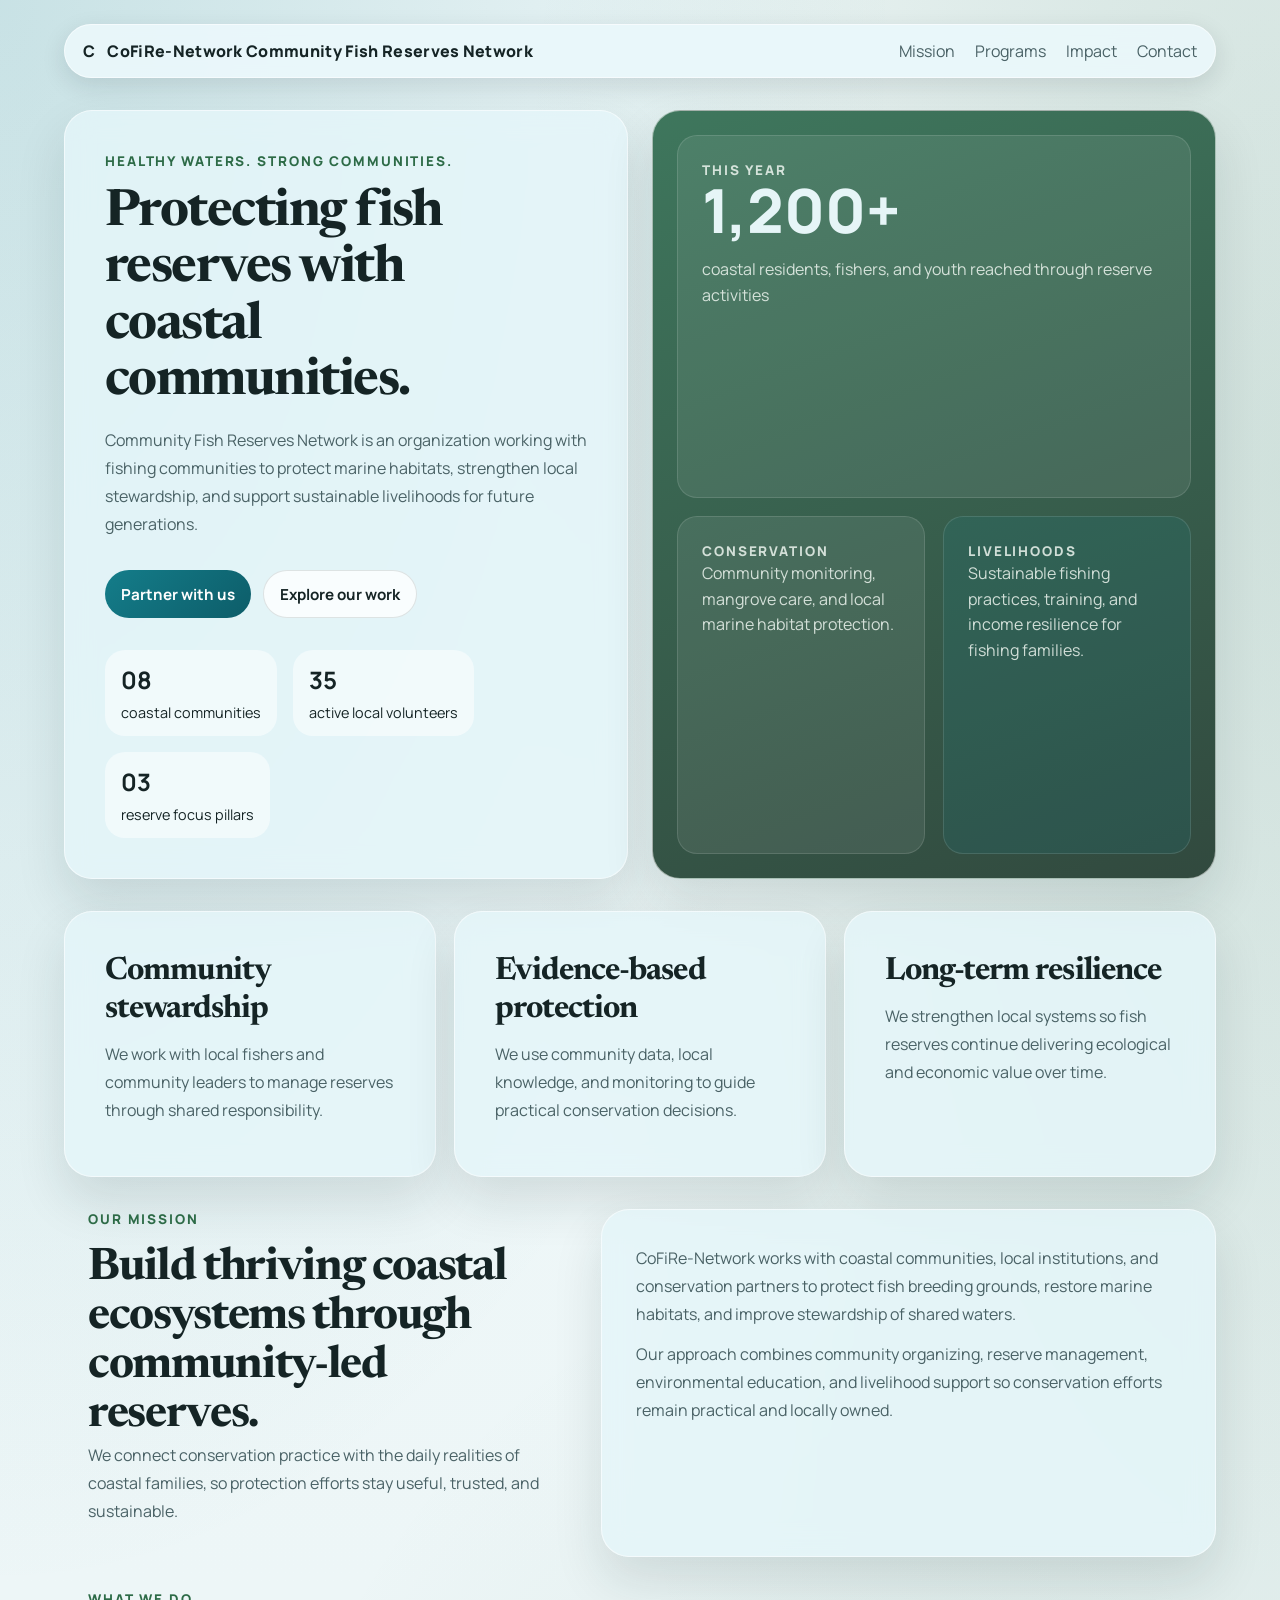
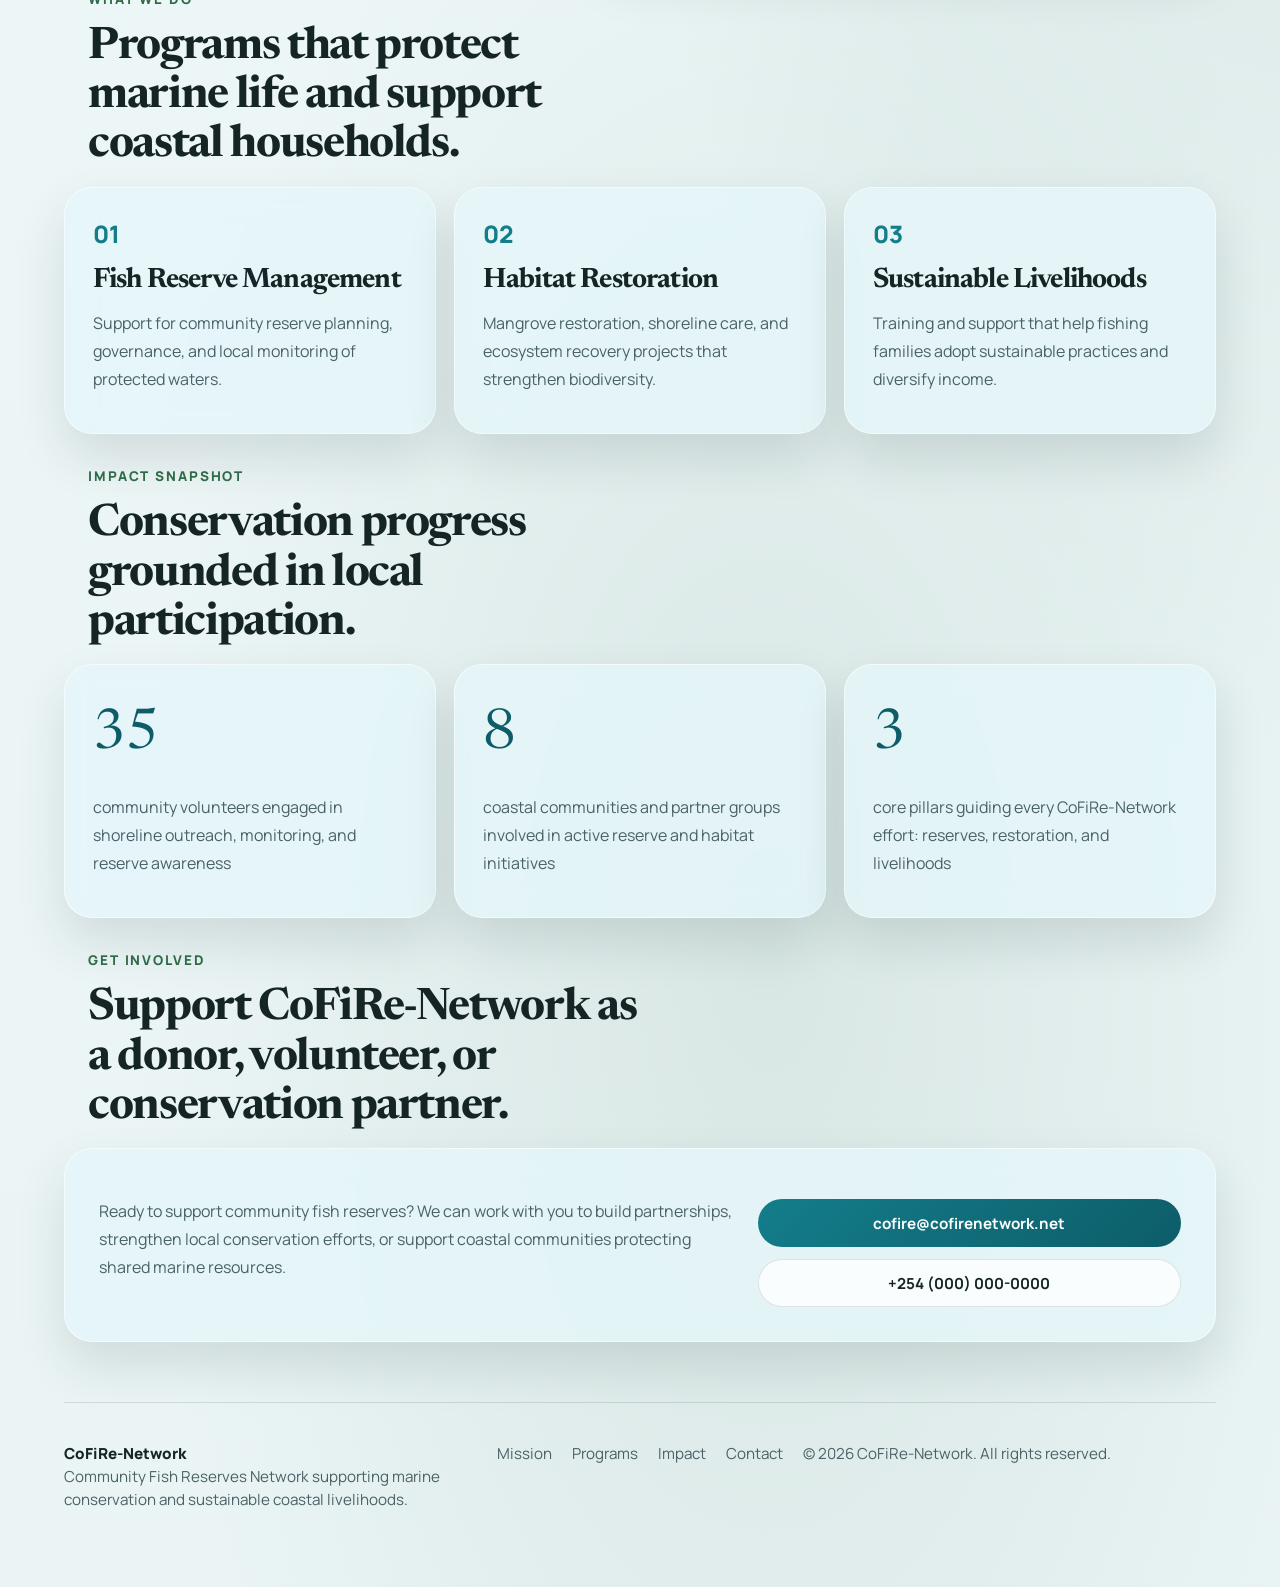
<file: index_default.html>
<!DOCTYPE html>
<html lang="en">
  <head>
    <meta charset="UTF-8" />
    <meta name="viewport" content="width=device-width, initial-scale=1.0" />
    <title>CoFiRe-Network | Community Fish Reserves Network</title>
    <meta
      name="description"
      content="Community Fish Reserves Network (CoFiRe-Network) supports community-led marine conservation, sustainable fishing livelihoods, and coastal ecosystem protection."
    />
    <link rel="icon" type="image/png" href="images/logo_main.png" />
    <link rel="preconnect" href="https://fonts.googleapis.com" />
    <link rel="preconnect" href="https://fonts.gstatic.com" crossorigin />
    <link
      href="https://fonts.googleapis.com/css2?family=Manrope:wght@400;500;700;800&family=Newsreader:opsz,wght@6..72,500;6..72,700&display=swap"
      rel="stylesheet"
    />
    <link href="https://cdn.jsdelivr.net/npm/bootstrap@5.3.0/dist/css/bootstrap.min.css" rel="stylesheet" />
    <link rel="stylesheet" href="css/styles.css" />
  </head>
  <body>
    <div class="page-shell">
      <header class="site-header">
        <a class="brand" href="#top" aria-label="CoFiRe-Network home">
          <span class="brand-mark">C</span>
          <span class="brand-lockup">
            <span class="brand-text">CoFiRe-Network</span>
            <span class="brand-subtitle">Community Fish Reserves Network</span>
          </span>
        </a>
        <nav class="site-nav" aria-label="Primary navigation">
          <a href="#mission">Mission</a>
          <a href="#programs">Programs</a>
          <a href="#impact">Impact</a>
          <a href="#contact">Contact</a>
        </nav>
      </header>

      <main id="top">
        <section class="hero section">
          <div class="hero-copy reveal">
            <p class="eyebrow">Healthy waters. Strong communities.</p>
            <h1>Protecting fish reserves with coastal communities.</h1>
            <p class="hero-text">
              Community Fish Reserves Network is an organization working with
              fishing communities to protect marine habitats, strengthen local
              stewardship, and support sustainable livelihoods for future generations.
            </p>
            <div class="hero-actions">
              <a class="button button-primary" href="#contact">Partner with us</a>
              <a class="button button-secondary" href="#programs">Explore our work</a>
            </div>
            <div class="hero-metrics" aria-label="Key network metrics">
              <div class="metric-pill">
                <strong>08</strong>
                <span>coastal communities</span>
              </div>
              <div class="metric-pill">
                <strong>35</strong>
                <span>active local volunteers</span>
              </div>
              <div class="metric-pill">
                <strong>03</strong>
                <span>reserve focus pillars</span>
              </div>
            </div>
          </div>

          <div class="hero-panel reveal">
            <div class="panel-card panel-story">
              <p class="panel-label">This year</p>
              <p class="panel-number">1,200+</p>
              <p class="panel-copy">coastal residents, fishers, and youth reached through reserve activities</p>
            </div>
            <div class="panel-grid">
              <article class="panel-card">
                <p class="panel-label">Conservation</p>
                <p class="panel-copy">Community monitoring, mangrove care, and local marine habitat protection.</p>
              </article>
              <article class="panel-card accent-card">
                <p class="panel-label">Livelihoods</p>
                <p class="panel-copy">Sustainable fishing practices, training, and income resilience for fishing families.</p>
              </article>
            </div>
          </div>
        </section>

        <section class="highlights section reveal" aria-label="Key focus areas">
          <article>
            <h2>Community stewardship</h2>
            <p>We work with local fishers and community leaders to manage reserves through shared responsibility.</p>
          </article>
          <article>
            <h2>Evidence-based protection</h2>
            <p>We use community data, local knowledge, and monitoring to guide practical conservation decisions.</p>
          </article>
          <article>
            <h2>Long-term resilience</h2>
            <p>We strengthen local systems so fish reserves continue delivering ecological and economic value over time.</p>
          </article>
        </section>

        <section class="section section-grid mission-section" id="mission">
          <div class="section-heading reveal">
            <p class="eyebrow">Our mission</p>
            <h2>Build thriving coastal ecosystems through community-led reserves.</h2>
            <p class="section-lead">
              We connect conservation practice with the daily realities of coastal families, so protection efforts stay useful, trusted, and sustainable.
            </p>
          </div>
          <div class="mission-card reveal">
            <p>
              CoFiRe-Network works with coastal communities, local institutions,
              and conservation partners to protect fish breeding grounds,
              restore marine habitats, and improve stewardship of shared waters.
            </p>
            <p>
              Our approach combines community organizing, reserve management,
              environmental education, and livelihood support so conservation
              efforts remain practical and locally owned.
            </p>
          </div>
        </section>

        <section class="section programs-section" id="programs">
          <div class="section-heading reveal">
            <p class="eyebrow">What we do</p>
            <h2>Programs that protect marine life and support coastal households.</h2>
          </div>
          <div class="program-grid">
            <article class="program-card reveal">
              <span class="card-index">01</span>
              <h3>Fish Reserve Management</h3>
              <p>Support for community reserve planning, governance, and local monitoring of protected waters.</p>
            </article>
            <article class="program-card reveal">
              <span class="card-index">02</span>
              <h3>Habitat Restoration</h3>
              <p>Mangrove restoration, shoreline care, and ecosystem recovery projects that strengthen biodiversity.</p>
            </article>
            <article class="program-card reveal">
              <span class="card-index">03</span>
              <h3>Sustainable Livelihoods</h3>
              <p>Training and support that help fishing families adopt sustainable practices and diversify income.</p>
            </article>
          </div>
        </section>

        <section class="section impact-section" id="impact">
          <div class="section-heading reveal">
            <p class="eyebrow">Impact snapshot</p>
            <h2>Conservation progress grounded in local participation.</h2>
          </div>
          <div class="impact-grid">
            <article class="impact-card reveal">
              <span class="impact-number">35</span>
              <p>community volunteers engaged in shoreline outreach, monitoring, and reserve awareness</p>
            </article>
            <article class="impact-card reveal">
              <span class="impact-number">8</span>
              <p>coastal communities and partner groups involved in active reserve and habitat initiatives</p>
            </article>
            <article class="impact-card reveal">
              <span class="impact-number">3</span>
              <p>core pillars guiding every CoFiRe-Network effort: reserves, restoration, and livelihoods</p>
            </article>
          </div>
        </section>

        <section class="section contact-section" id="contact">
          <div class="section-heading reveal">
            <p class="eyebrow">Get involved</p>
            <h2>Support CoFiRe-Network as a donor, volunteer, or conservation partner.</h2>
          </div>
          <div class="contact-card reveal">
            <div>
              <p>
                Ready to support community fish reserves? We can work with you to
                build partnerships, strengthen local conservation efforts, or
                support coastal communities protecting shared marine resources.
              </p>
            </div>
            <div class="contact-actions">
              <a class="button button-primary" href="mailto:cofire@cofirenetwork.net">cofire@cofirenetwork.net</a>
              <a class="button button-secondary" href="tel:+254000000000">+254 (000) 000-0000</a>
            </div>
          </div>
        </section>
      </main>

      <footer class="site-footer">
        <div>
          <p class="footer-title">CoFiRe-Network</p>
          <p>Community Fish Reserves Network supporting marine conservation and sustainable coastal livelihoods.</p>
        </div>
        <div class="footer-links">
          <a href="#mission">Mission</a>
          <a href="#programs">Programs</a>
          <a href="#impact">Impact</a>
          <a href="#contact">Contact</a>
        </div>
        <p>&copy; <span id="year"></span> CoFiRe-Network. All rights reserved.</p>
      </footer>
    </div>

    <script src="js/script.js"></script>
  </body>
</html>
</file>
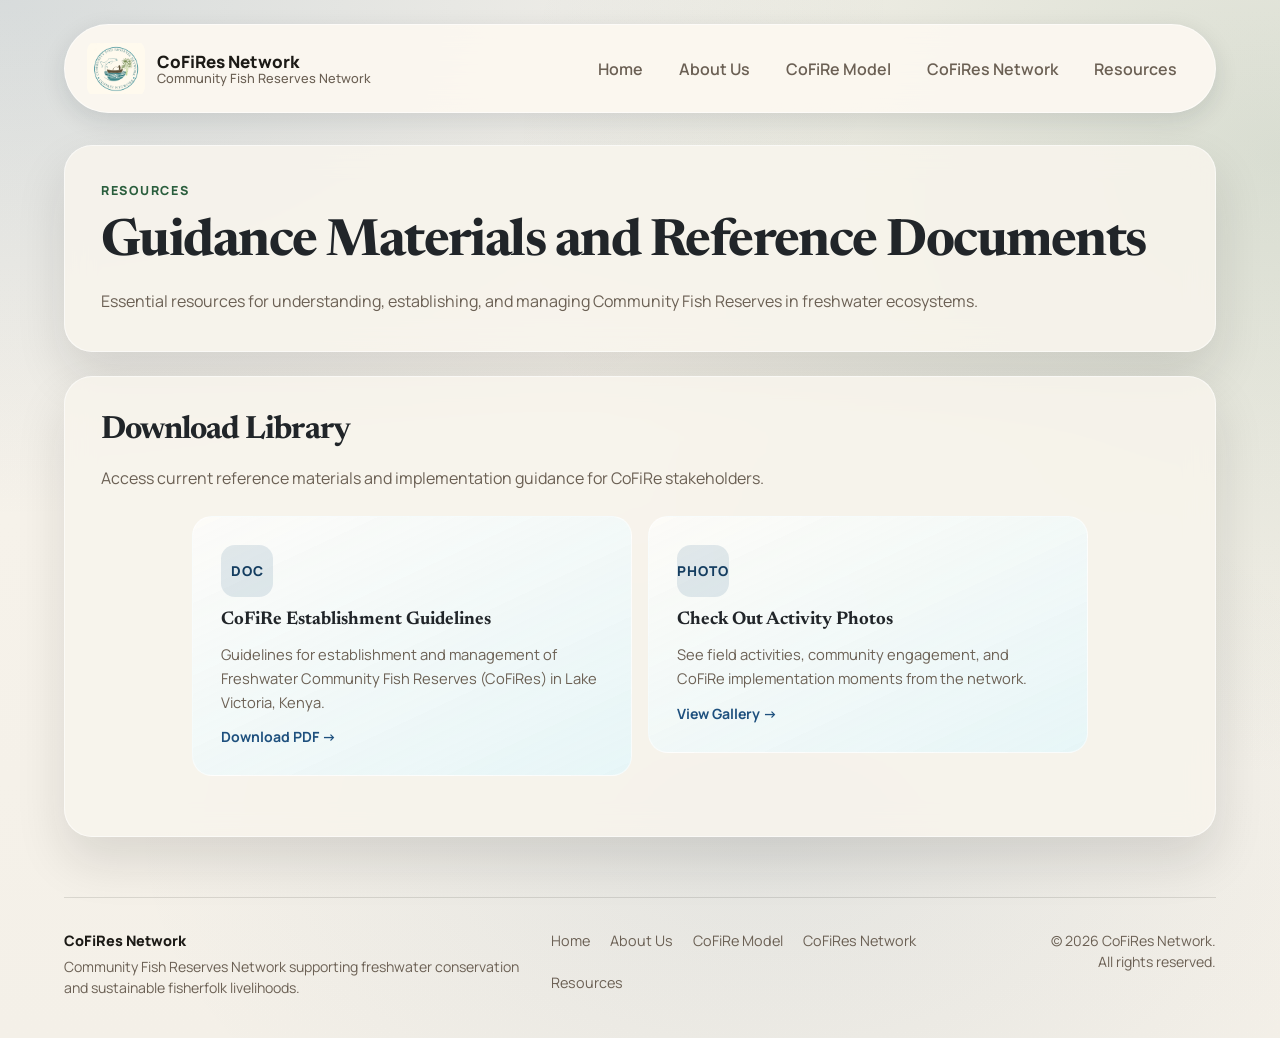
<file: resources.html>
<!DOCTYPE html>
<html lang="en">
  <head>
    <meta charset="UTF-8" />
    <meta name="viewport" content="width=device-width, initial-scale=1.0" />
    <meta http-equiv="Cache-Control" content="no-cache, no-store, must-revalidate" />
    <meta http-equiv="Pragma" content="no-cache" />
    <meta http-equiv="Expires" content="0" />
    <title>CoFiRe-Network | Resources</title>
    <meta name="description" content="Resources, guidance materials, and reference documents for Community Fish Reserves implementation." />
    <link rel="icon" type="image/png" href="images/logo_main.png" />
    <link rel="preconnect" href="https://fonts.googleapis.com" />
    <link rel="preconnect" href="https://fonts.gstatic.com" crossorigin />
    <link href="https://fonts.googleapis.com/css2?family=Manrope:wght@400;500;700;800&family=Newsreader:opsz,wght@6..72,500;6..72,700&display=swap" rel="stylesheet" />
    <link href="https://cdn.jsdelivr.net/npm/bootstrap@5.3.0/dist/css/bootstrap.min.css" rel="stylesheet" />
    <script>
      window.__assetVersion = Date.now().toString();
      document.write('<link rel="stylesheet" href="css/resources.css?v=' + window.__assetVersion + '">');
    </script>
  </head>
  <body class="resources-page">
    <div class="page-shell">
      <div id="site-header"></div>

      <main id="top">

        <section class="mb-4 reveal" aria-label="Resources overview">
          <div class="card">
            <div class="card-body">
              <p class="eyebrow">Resources</p>
              <h1 class="mb-3">Guidance Materials and Reference Documents</h1>
              <p class="section-lead mb-0">
                Essential resources for understanding, establishing, and managing Community Fish Reserves in freshwater ecosystems.
              </p>
            </div>
          </div>
        </section>

        <section class="mb-4 reveal" aria-label="Downloadable resources">
          <div class="card">
            <div class="card-body">
              <h2 class="mb-3">Download Library</h2>
              <p class="section-lead mb-4">Access current reference materials and implementation guidance for CoFiRe stakeholders.</p>
              <div class="row g-3 justify-content-center mb-4">
                <div class="col-md-6 col-lg-5">
                  <a href="files/CoFiRe Guidelines.pdf" class="resource-card" download>
                    <div class="resource-icon" aria-hidden="true">DOC</div>
                    <h3>CoFiRe Establishment Guidelines</h3>
                    <p>Guidelines for establishment and management of Freshwater Community Fish Reserves (CoFiRes) in Lake Victoria, Kenya.</p>
                    <span class="download-label">Download PDF</span>
                  </a>
                </div>
                <div class="col-md-6 col-lg-5">
                  <a href="https://photos.app.goo.gl/R6zK8zqXgPzqVw5v6" class="resource-card" target="_blank" rel="noopener noreferrer">
                    <div class="resource-icon" aria-hidden="true">PHOTO</div>
                    <h3>Check Out Activity Photos</h3>
                    <p>See field activities, community engagement, and CoFiRe implementation moments from the network.</p>
                    <span class="download-label">View Gallery</span>
                  </a>
                </div>
              </div>
            </div>
          </div>
        </section>

      </main>

      <div id="site-footer"></div>
    </div>

    <script src="https://cdn.jsdelivr.net/npm/bootstrap@5.3.0/dist/js/bootstrap.bundle.min.js"></script>
    <script>
      (function () {
        const v = window.__assetVersion || Date.now().toString();
        const loadScript = (src) => new Promise((resolve, reject) => {
          const s = document.createElement('script');
          s.src = src + '?v=' + v;
          s.onload = resolve;
          s.onerror = reject;
          document.body.appendChild(s);
        });
        loadScript('js/layout.js').then(() => loadScript('js/resources.js')).catch(e => console.error('Asset loading failed:', e));
      })();
    </script>
  </body>
</html>
</file>
<file: css/index.css>
/* ===== BRAND TOKENS ===== */
:root {
  --bs-primary: #1e507e;
  --bs-primary-rgb: 30, 80, 126;
  --bg: #f4f0e8;
  --surface: rgba(248, 244, 236, 0.88);
  --text: #1c1a16;
  --muted: #6b6054;
  --line: rgba(28, 26, 22, 0.12);
  --accent: #1e507e;
  --accent-dark: #143d60;
  --forest: #2a5e3d;
  --shadow: 0 24px 50px rgba(28, 26, 22, 0.12);
  --radius-lg: 28px;
  --radius-md: 20px;
  --radius-sm: 14px;
  --page-pad: clamp(16px, 5vw, 80px);
}

html { scroll-behavior: smooth; }

body {
  font-family: 'Manrope', 'Avenir Next', 'Segoe UI', sans-serif;
  color: var(--text);
  background:
    radial-gradient(ellipse 70% 50% at 0% 0%, rgba(30, 80, 126, 0.15), transparent),
    radial-gradient(ellipse 60% 60% at 100% 15%, rgba(42, 94, 61, 0.15), transparent),
    radial-gradient(ellipse 50% 40% at 60% 80%, rgba(30, 80, 126, 0.08), transparent),
    linear-gradient(180deg, #f8f4ec 0%, #f4f0e8 100%);
  min-height: 100vh;
}

p, h1, h2, h3 { margin-top: 0; }
a { text-decoration: none; color: inherit; }

/* ===== LAYOUT ===== */
.page-shell {
  width: 100%;
  padding: 24px var(--page-pad) 40px;
  box-sizing: border-box;
}

/* ===== NAVBAR ===== */
.site-header {
  background: rgba(251, 247, 240, 0.96) !important;
  border-radius: 999px;
  border: 1px solid rgba(255, 255, 255, 0.55);
  backdrop-filter: blur(18px);
  box-shadow: 0 8px 24px rgba(28, 26, 22, 0.12);
  margin-bottom: 2rem;
  padding: 0.6rem 1.35rem;
}

.brand {
  display: inline-flex;
  align-items: center;
  gap: 12px;
  font-weight: 800;
  color: var(--text);
  text-decoration: none;
}

.brand-logo {
  width: 58px;
  height: 58px;
  object-fit: contain;
  border-radius: 12px;
  flex-shrink: 0;
}

.brand-lockup { display: flex; flex-direction: column; line-height: 1.25; }
.brand-text { font-size: 1.06rem; }
.brand-subtitle { font-size: 0.8rem; color: var(--muted); font-weight: 500; }

.navbar-toggler { border-color: rgba(30, 80, 126, 0.28) !important; }
.navbar-toggler:focus { box-shadow: 0 0 0 0.2rem rgba(30, 80, 126, 0.14); }
.navbar-toggler-icon {
  background-image: url("data:image/svg+xml,%3csvg xmlns='http://www.w3.org/2000/svg' viewBox='0 0 30 30'%3e%3cpath stroke='%231e507e' stroke-linecap='round' stroke-miterlimit='10' stroke-width='2' d='M4 7h22M4 15h22M4 23h22'/%3e%3c/svg%3e");
}

.nav-link {
  color: var(--muted) !important;
  font-weight: 600;
  font-size: 1rem;
  border-radius: 999px;
  padding: 0.55rem 1rem !important;
  transition: color 160ms, background 160ms;
}

.nav-link:hover, .nav-link.is-active {
  color: var(--text) !important;
  background: rgba(30, 80, 126, 0.08);
}

/* ===== CARDS ===== */
.card {
  background: var(--surface) !important;
  border: 1px solid rgba(255, 255, 255, 0.55) !important;
  border-radius: var(--radius-lg) !important;
  backdrop-filter: blur(14px);
  box-shadow: var(--shadow);
}

.card-body { padding: 2.25rem; }

/* ===== BUTTONS ===== */
.btn {
  display: inline-flex;
  align-items: center;
  justify-content: center;
  max-width: 100%;
  height: auto;
  white-space: normal !important;
  overflow-wrap: anywhere;
  word-break: break-word;
  text-align: center;
  line-height: 1.25;
  padding: 0.65rem 1rem !important;
}

.btn-primary {
  background: linear-gradient(135deg, var(--accent), var(--accent-dark)) !important;
  border: none !important;
  border-radius: 999px !important;
  font-weight: 700;
  min-height: 46px;
  color: #fff !important;
  transition: transform 180ms ease, box-shadow 180ms ease;
}

.btn-primary:hover, .btn-primary:focus {
  transform: translateY(-2px);
  box-shadow: 0 8px 20px rgba(30, 80, 126, 0.35) !important;
}

.btn-outline-secondary {
  border-radius: 999px !important;
  font-weight: 700;
  min-height: 46px;
  color: var(--text) !important;
  border-color: var(--line) !important;
  background: rgba(255, 255, 255, 0.8) !important;
  transition: transform 180ms ease;
}

.btn-outline-secondary:hover { transform: translateY(-2px); }

/* ===== TYPOGRAPHY ===== */
.eyebrow {
  color: var(--forest);
  font-size: 0.78rem;
  font-weight: 800;
  letter-spacing: 0.14em;
  text-transform: uppercase;
  margin-bottom: 14px;
}

h1, h2 {
  font-family: 'Newsreader', Georgia, serif;
  font-weight: 700;
  letter-spacing: -0.03em;
  line-height: 1.1;
}

h1 { font-size: clamp(2rem, 4.5vw, 3.4rem); }
h2 { font-size: clamp(1.8rem, 3.5vw, 2.8rem); }

.section-lead { color: var(--muted); line-height: 1.75; font-size: 1rem; }

/* ===== REVEAL ===== */
.reveal { opacity: 0; transform: translateY(18px); transition: opacity 500ms ease, transform 500ms ease; }
.reveal.is-visible { opacity: 1; transform: translateY(0); }

/* ===== HERO ASIDE ===== */
.hero-aside {
  background: linear-gradient(160deg, rgba(42, 94, 61, 0.93), rgba(26, 52, 36, 0.94));
  border-radius: var(--radius-lg);
  box-shadow: var(--shadow);
  padding: 2.25rem;
  color: #eaf5ee;
  height: 100%;
  min-height: clamp(380px, 55vh, 680px);
  display: flex;
  flex-direction: column;
  justify-content: center;
}

.hero-aside-title {
  color: rgba(230, 245, 247, 0.78);
  font-size: 0.74rem;
  font-weight: 800;
  letter-spacing: 0.14em;
  text-transform: uppercase;
  margin-bottom: 12px;
}

.hero-big { font-size: clamp(2.5rem, 5vw, 4rem); font-weight: 800; line-height: 1; margin-bottom: 8px; }

.hero-note { color: rgba(230, 245, 247, 0.82); line-height: 1.6; font-size: 0.92rem; margin-bottom: 18px; }

.hero-list { list-style: none; padding: 0; margin: 0; }

.hero-list li {
  padding: 10px 0;
  border-top: 1px dashed rgba(255, 255, 255, 0.18);
  color: rgba(230, 245, 247, 0.82);
  font-size: 0.88rem;
  line-height: 1.5;
}

.hero-list strong { color: #fff; margin-right: 6px; }

/* ===== PHOTO RUNNER ===== */
.photo-runner-section {
  border-radius: 0;
  padding: 70px 0;
  background: var(--surface);
  border-top: 1px solid rgba(255, 255, 255, 0.55);
  border-bottom: 1px solid rgba(255, 255, 255, 0.55);
  box-shadow: var(--shadow);
  margin-bottom: 2rem;
  margin-left: calc(-1 * var(--page-pad));
  margin-right: calc(-1 * var(--page-pad));
  overflow: hidden;
}

.photo-runner {
  overflow: hidden;
  mask-image: linear-gradient(90deg, transparent, #000 8%, #000 92%, transparent);
}

.photo-track {
  display: flex;
  width: max-content;
  gap: 14px;
  padding: 0 12px;
  animation: photo-marquee 32s linear infinite;
}

.photo-item {
  margin: 0;
  width: clamp(260px, 32vw, 410px);
  border-radius: var(--radius-sm);
  overflow: hidden;
  border: 1px solid rgba(255, 255, 255, 0.55);
  flex-shrink: 0;
}

.photo-item img { width: 100%; height: 450px; object-fit: cover; display: block; }

@keyframes photo-marquee {
  from { transform: translateX(0); }
  to { transform: translateX(-50%); }
}

/* ===== MANIFESTO STRIP ===== */
.manifesto-strip {
  display: grid;
  grid-template-columns: repeat(3, 1fr);
  gap: 16px;
  margin-bottom: 2rem;
  margin-left: calc(-1 * var(--page-pad));
  margin-right: calc(-1 * var(--page-pad));
  padding: 0 var(--page-pad);
}

.manifesto-item {
  padding: 20px;
  text-align: center;
  font-weight: 700;
  font-size: 0.86rem;
  letter-spacing: 0.05em;
  text-transform: uppercase;
  border-radius: var(--radius-md);
  background: var(--surface);
  border: 1px solid rgba(255, 255, 255, 0.55);
  backdrop-filter: blur(14px);
}

/* ===== SECTION BODY ===== */
.section-body {
  background: var(--surface);
  border: 1px solid rgba(255, 255, 255, 0.55);
  border-radius: var(--radius-lg);
  box-shadow: var(--shadow);
  padding: 2.25rem;
  border-left: 4px solid var(--accent);
  height: 100%;
}

.section-body p { color: var(--muted); line-height: 1.75; margin-bottom: 1rem; }
.section-body p:last-child { margin-bottom: 0; }

/* ===== MODEL ===== */
.model-badge {
  display: inline-grid;
  place-items: center;
  width: 42px;
  height: 42px;
  border-radius: 50%;
  font-size: 0.85rem;
  font-weight: 800;
  color: #fff;
  background: linear-gradient(135deg, var(--accent), var(--accent-dark));
  margin-bottom: 12px;
}

.model-kicker {
  color: var(--accent);
  font-size: 0.74rem;
  font-weight: 800;
  letter-spacing: 0.1em;
  text-transform: uppercase;
  margin-bottom: 8px;
}

.model-list { color: var(--muted); line-height: 1.65; padding-left: 18px; }
.model-list li { margin-bottom: 8px; }

.model-pill-row { display: flex; flex-wrap: wrap; gap: 10px; }

.model-pill-row span {
  display: inline-flex;
  align-items: center;
  min-height: 32px;
  padding: 0 12px;
  border-radius: 999px;
  border: 1px solid rgba(30, 80, 126, 0.22);
  background: rgba(30, 80, 126, 0.08);
  color: var(--accent-dark);
  font-size: 0.82rem;
  font-weight: 700;
}

/* ===== IMPACT STATS ===== */
.impact-stat {
  padding: 1.5rem;
  background: rgba(255, 255, 255, 0.45);
  border: 1px solid rgba(255, 255, 255, 0.55);
  border-radius: var(--radius-md);
  height: 100%;
}

.stat-number {
  display: block;
  font-family: 'Newsreader', Georgia, serif;
  font-size: clamp(1.8rem, 3.5vw, 2.8rem);
  font-weight: 800;
  color: var(--accent);
  line-height: 1;
  margin-bottom: 6px;
}

/* ===== RESOURCE CARD ===== */
.resource-card {
  display: flex;
  flex-direction: column;
  gap: 12px;
  padding: 1.75rem;
  background: linear-gradient(155deg, rgba(255, 255, 255, 0.65), rgba(228, 246, 249, 0.85));
  border: 1px solid rgba(255, 255, 255, 0.55);
  border-radius: var(--radius-md);
  text-decoration: none;
  color: inherit;
  transition: all 180ms ease;
}

.resource-card:hover {
  border-color: var(--accent);
  transform: translateY(-5px);
  box-shadow: 0 14px 34px rgba(30, 80, 126, 0.18);
}

.resource-icon {
  width: 52px;
  height: 52px;
  border-radius: 14px;
  background: rgba(30, 80, 126, 0.12);
  display: grid;
  place-items: center;
  font-size: 1.5rem;
}

.resource-card h3 { font-family: 'Newsreader', Georgia, serif; font-weight: 700; font-size: 1.15rem; margin: 0; }
.resource-card p { color: var(--muted); line-height: 1.6; font-size: 0.92rem; margin: 0; flex-grow: 1; }
.download-label { color: var(--accent); font-weight: 700; font-size: 0.88rem; }
.download-label::after { content: " ⬇"; }

/* ===== FOOTER ===== */
.site-footer {
  margin-top: 60px;
  padding-top: 2rem;
  border-top: 1px solid var(--line);
  color: var(--muted);
  font-size: 0.9rem;
}

.footer-title { font-weight: 800; color: var(--text); margin-bottom: 4px; }
.footer-links { display: flex; gap: 20px; flex-wrap: wrap; }
.footer-links a { color: var(--muted); transition: color 160ms; }
.footer-links a:hover { color: var(--text); }

/* ===== RESPONSIVE ===== */
@media (max-width: 768px) {
  .brand-logo { width: 38px; height: 38px; }
  .btn { width: 100%; }
  .manifesto-strip { grid-template-columns: 1fr; }
  .photo-item { width: 230px; }
  .photo-item img { height: 200px; }
  .hero-aside { min-height: auto; }
}

@media (max-width: 576px) {
  .page-shell { padding: 16px 16px 24px; }
  .photo-runner-section, .manifesto-strip { margin-left: -16px; margin-right: -16px; }
  .manifesto-strip { padding: 0 16px; }
  .site-header { border-radius: 16px; padding: 0.5rem 1rem; }
  .card-body { padding: 1.25rem; }
  .hero-aside { padding: 1.5rem; }
  .section-body { padding: 1.5rem; }
}
</file>
<file: css/cfr-model.css>
/* ===== BRAND TOKENS ===== */
:root {
  --bs-primary: #1e507e;
  --bs-primary-rgb: 30, 80, 126;
  --bg: #f4f0e8;
  --surface: rgba(248, 244, 236, 0.88);
  --text: #1c1a16;
  --muted: #6b6054;
  --line: rgba(28, 26, 22, 0.12);
  --accent: #1e507e;
  --accent-dark: #143d60;
  --forest: #2a5e3d;
  --shadow: 0 24px 50px rgba(28, 26, 22, 0.12);
  --radius-lg: 28px;
  --radius-md: 20px;
  --radius-sm: 14px;
  --page-pad: clamp(16px, 5vw, 80px);
}

html { scroll-behavior: smooth; }

body {
  font-family: 'Manrope', 'Avenir Next', 'Segoe UI', sans-serif;
  color: var(--text);
  background:
    radial-gradient(ellipse 70% 50% at 0% 0%, rgba(30, 80, 126, 0.15), transparent),
    radial-gradient(ellipse 60% 60% at 100% 15%, rgba(42, 94, 61, 0.15), transparent),
    radial-gradient(ellipse 50% 40% at 60% 80%, rgba(30, 80, 126, 0.08), transparent),
    linear-gradient(180deg, #f8f4ec 0%, #f4f0e8 100%);
  min-height: 100vh;
}

p, h1, h2, h3 { margin-top: 0; }
a { text-decoration: none; color: inherit; }
.page-shell { width: 100%; padding: 24px var(--page-pad) 40px; box-sizing: border-box; }

/* ===== NAVBAR ===== */
.site-header { background: rgba(251, 247, 240, 0.96) !important; border-radius: 999px; border: 1px solid rgba(255,255,255,0.55); backdrop-filter: blur(18px); box-shadow: 0 8px 24px rgba(18,36,42,0.12); margin-bottom: 2rem; padding: 0.45rem 1.25rem; }
.brand { display: inline-flex; align-items: center; gap: 12px; font-weight: 800; color: var(--text); text-decoration: none; }
.brand-mark { display: inline-grid; place-items: center; width: 38px; height: 38px; border-radius: 50%; color: #fff; background: linear-gradient(135deg, var(--accent), var(--forest)); font-size: 0.9rem; font-weight: 800; flex-shrink: 0; }
.brand-lockup { display: flex; flex-direction: column; line-height: 1.25; }
.brand-text { font-size: 0.92rem; }
.brand-subtitle { font-size: 0.68rem; color: var(--muted); font-weight: 500; }
.navbar-toggler { border-color: rgba(20,125,138,0.3) !important; }
.navbar-toggler:focus { box-shadow: 0 0 0 0.2rem rgba(20,125,138,0.15); }
.navbar-toggler-icon {
  background-image: url("data:image/svg+xml,%3csvg xmlns='http://www.w3.org/2000/svg' viewBox='0 0 30 30'%3e%3cpath stroke='%231e507e' stroke-linecap='round' stroke-miterlimit='10' stroke-width='2' d='M4 7h22M4 15h22M4 23h22'/%3e%3c/svg%3e");
}
.nav-link { color: var(--muted) !important; font-weight: 600; font-size: 0.88rem; border-radius: 999px; padding: 0.35rem 0.85rem !important; transition: color 160ms, background 160ms; }
.nav-link:hover, .nav-link.is-active { color: var(--text) !important; background: rgba(20,125,138,0.1); }

/* ===== CARDS ===== */
.card { background: var(--surface) !important; border: 1px solid rgba(255,255,255,0.55) !important; border-radius: var(--radius-lg) !important; backdrop-filter: blur(14px); box-shadow: var(--shadow); }
.card-body { padding: 2.25rem; }

/* ===== BUTTONS ===== */
.btn-primary { background: linear-gradient(135deg, var(--accent), var(--accent-dark)) !important; border: none !important; border-radius: 999px !important; font-weight: 700; min-height: 46px; color: #fff !important; transition: transform 180ms ease, box-shadow 180ms ease; }
.btn-primary:hover, .btn-primary:focus { transform: translateY(-2px); box-shadow: 0 8px 20px rgba(20,125,138,0.35) !important; }
.btn-outline-secondary { border-radius: 999px !important; font-weight: 700; min-height: 46px; color: var(--text) !important; border-color: var(--line) !important; background: rgba(255,255,255,0.8) !important; transition: transform 180ms ease; }
.btn-outline-secondary:hover { transform: translateY(-2px); }

/* ===== TYPOGRAPHY ===== */
.eyebrow { color: var(--forest); font-size: 0.78rem; font-weight: 800; letter-spacing: 0.14em; text-transform: uppercase; margin-bottom: 14px; }
h1, h2 { font-family: 'Newsreader', Georgia, serif; font-weight: 700; letter-spacing: -0.03em; line-height: 1.1; }
h1 { font-size: clamp(2rem, 4.5vw, 3.2rem); }
h2 { font-size: clamp(1.5rem, 3vw, 2rem); }
.section-lead { color: var(--muted); line-height: 1.75; font-size: 1rem; }

/* ===== REVEAL ===== */
.reveal { opacity: 0; transform: translateY(18px); transition: opacity 500ms ease, transform 500ms ease; }
.reveal.is-visible { opacity: 1; transform: translateY(0); }

/* ===== STAT NUMBERS ===== */
.stat-number { display: block; font-family: 'Newsreader', Georgia, serif; font-size: clamp(1.8rem, 3.5vw, 2.8rem); font-weight: 800; color: var(--accent); line-height: 1; margin-bottom: 6px; }

/* ===== IMPACT STAT ===== */
.impact-stat { padding: 1.5rem; background: rgba(255,255,255,0.45); border: 1px solid rgba(255,255,255,0.55); border-radius: var(--radius-md); height: 100%; }

/* ===== MODEL ===== */
.model-badge { display: inline-grid; place-items: center; width: 42px; height: 42px; border-radius: 50%; font-size: 0.85rem; font-weight: 800; color: #fff; background: linear-gradient(135deg, var(--accent), var(--accent-dark)); margin-bottom: 12px; }
.model-kicker { color: var(--accent); font-size: 0.74rem; font-weight: 800; letter-spacing: 0.1em; text-transform: uppercase; margin-bottom: 8px; }
.model-list { color: var(--muted); line-height: 1.65; padding-left: 18px; }
.model-list li { margin-bottom: 8px; }
.model-pill-row { display: flex; flex-wrap: wrap; gap: 10px; }
.model-pill-row span { display: inline-flex; align-items: center; min-height: 32px; padding: 0 12px; border-radius: 999px; border: 1px solid rgba(20,125,138,0.25); background: rgba(20,125,138,0.1); color: var(--accent-dark); font-size: 0.82rem; font-weight: 700; }

/* ===== FOOTER ===== */
.site-footer { margin-top: 60px; padding-top: 2rem; border-top: 1px solid var(--line); color: var(--muted); font-size: 0.9rem; }
.footer-title { font-weight: 800; color: var(--text); margin-bottom: 4px; }
.footer-links { display: flex; gap: 20px; flex-wrap: wrap; }
.footer-links a { color: var(--muted); transition: color 160ms; }
.footer-links a:hover { color: var(--text); }

/* ===== RESPONSIVE ===== */
@media (max-width: 576px) {
  .page-shell { padding: 16px 16px 24px; }
  .site-header { border-radius: 16px; }
  .card-body { padding: 1.25rem; }
}
</file>
<file: css/cofire-model.css>
/* ===== BRAND TOKENS ===== */
:root {
  --bs-primary: #1e507e;
  --bs-primary-rgb: 30, 80, 126;
  --bg: #f4f0e8;
  --surface: rgba(248, 244, 236, 0.88);
  --text: #1c1a16;
  --muted: #6b6054;
  --line: rgba(28, 26, 22, 0.12);
  --accent: #1e507e;
  --accent-dark: #143d60;
  --forest: #2a5e3d;
  --shadow: 0 24px 50px rgba(28, 26, 22, 0.12);
  --radius-lg: 28px;
  --radius-md: 20px;
  --radius-sm: 14px;
  --page-pad: clamp(16px, 5vw, 80px);
}

html { scroll-behavior: smooth; }

body {
  font-family: 'Manrope', 'Avenir Next', 'Segoe UI', sans-serif;
  color: var(--text);
  background:
    radial-gradient(ellipse 70% 50% at 0% 0%, rgba(30, 80, 126, 0.15), transparent),
    radial-gradient(ellipse 60% 60% at 100% 15%, rgba(42, 94, 61, 0.15), transparent),
    radial-gradient(ellipse 50% 40% at 60% 80%, rgba(30, 80, 126, 0.08), transparent),
    linear-gradient(180deg, #f8f4ec 0%, #f4f0e8 100%);
  min-height: 100vh;
}

p, h1, h2, h3 { margin-top: 0; }
a { text-decoration: none; color: inherit; }
.page-shell { width: 100%; padding: 24px var(--page-pad) 40px; box-sizing: border-box; }

/* ===== NAVBAR ===== */
.site-header { background: rgba(251, 247, 240, 0.96) !important; border-radius: 999px; border: 1px solid rgba(255,255,255,0.55); backdrop-filter: blur(18px); box-shadow: 0 8px 24px rgba(18,36,42,0.12); margin-bottom: 2rem; padding: 0.6rem 1.35rem; }
.brand { display: inline-flex; align-items: center; gap: 12px; font-weight: 800; color: var(--text); text-decoration: none; }
.brand-logo { width: 58px; height: 58px; object-fit: contain; border-radius: 12px; flex-shrink: 0; }
.brand-lockup { display: flex; flex-direction: column; line-height: 1.15; }
.brand-text { font-size: 1.06rem; }
.brand-subtitle { font-size: 0.8rem; color: var(--muted); font-weight: 500; }
.navbar-toggler { border-color: rgba(20,125,138,0.3) !important; }
.navbar-toggler:focus { box-shadow: 0 0 0 0.2rem rgba(20,125,138,0.15); }
.navbar-toggler-icon {
  background-image: url("data:image/svg+xml,%3csvg xmlns='http://www.w3.org/2000/svg' viewBox='0 0 30 30'%3e%3cpath stroke='%231e507e' stroke-linecap='round' stroke-miterlimit='10' stroke-width='2' d='M4 7h22M4 15h22M4 23h22'/%3e%3c/svg%3e");
}
.nav-link { color: var(--muted) !important; font-weight: 600; font-size: 1rem; border-radius: 999px; padding: 0.55rem 1rem !important; transition: color 160ms, background 160ms; }
.nav-link:hover, .nav-link.is-active { color: var(--text) !important; background: rgba(20,125,138,0.1); }

/* ===== CARDS ===== */
.card { background: var(--surface) !important; border: 1px solid rgba(255,255,255,0.55) !important; border-radius: var(--radius-lg) !important; backdrop-filter: blur(14px); box-shadow: var(--shadow); }
.card-body { padding: 2.25rem; }

/* ===== BUTTONS ===== */
.btn {
  display: inline-flex;
  align-items: center;
  justify-content: center;
  max-width: 100%;
  height: auto;
  white-space: normal !important;
  overflow-wrap: anywhere;
  word-break: break-word;
  text-align: center;
  line-height: 1.25;
  padding: 0.65rem 1rem !important;
}

.btn-primary { background: linear-gradient(135deg, var(--accent), var(--accent-dark)) !important; border: none !important; border-radius: 999px !important; font-weight: 700; min-height: 46px; color: #fff !important; transition: transform 180ms ease, box-shadow 180ms ease; }
.btn-primary:hover, .btn-primary:focus { transform: translateY(-2px); box-shadow: 0 8px 20px rgba(20,125,138,0.35) !important; }
.btn-outline-secondary { border-radius: 999px !important; font-weight: 700; min-height: 46px; color: var(--text) !important; border-color: var(--line) !important; background: rgba(255,255,255,0.8) !important; transition: transform 180ms ease; }
.btn-outline-secondary:hover { transform: translateY(-2px); }

/* ===== TYPOGRAPHY ===== */
.eyebrow { color: var(--forest); font-size: 0.78rem; font-weight: 800; letter-spacing: 0.14em; text-transform: uppercase; margin-bottom: 14px; }
h1, h2 { font-family: 'Newsreader', Georgia, serif; font-weight: 700; letter-spacing: -0.03em; line-height: 1.1; }
h1 { font-size: clamp(2rem, 4.5vw, 3.2rem); }
h2 { font-size: clamp(1.5rem, 3vw, 2rem); }
.section-lead { color: var(--muted); line-height: 1.75; font-size: 1rem; }

/* ===== REVEAL ===== */
.reveal { opacity: 0; transform: translateY(18px); transition: opacity 500ms ease, transform 500ms ease; }
.reveal.is-visible { opacity: 1; transform: translateY(0); }

/* ===== STAT NUMBERS ===== */
.stat-number { display: block; font-family: 'Newsreader', Georgia, serif; font-size: clamp(1.8rem, 3.5vw, 2.8rem); font-weight: 800; color: var(--accent); line-height: 1; margin-bottom: 6px; }

/* ===== IMPACT STAT ===== */
.impact-stat { padding: 1.5rem; background: rgba(255,255,255,0.45); border: 1px solid rgba(255,255,255,0.55); border-radius: var(--radius-md); height: 100%; }

/* ===== MODEL ===== */
.model-badge { display: inline-grid; place-items: center; width: 42px; height: 42px; border-radius: 50%; font-size: 0.85rem; font-weight: 800; color: #fff; background: linear-gradient(135deg, var(--accent), var(--accent-dark)); margin-bottom: 12px; }
.model-kicker { color: var(--accent); font-size: 0.74rem; font-weight: 800; letter-spacing: 0.1em; text-transform: uppercase; margin-bottom: 8px; }
.model-list { color: var(--muted); line-height: 1.65; padding-left: 18px; }
.model-list li { margin-bottom: 8px; }
.model-pill-row { display: flex; flex-wrap: wrap; gap: 10px; }
.model-pill-row span { display: inline-flex; align-items: center; min-height: 32px; padding: 0 12px; border-radius: 999px; border: 1px solid rgba(20,125,138,0.25); background: rgba(20,125,138,0.1); color: var(--accent-dark); font-size: 0.82rem; font-weight: 700; }

/* ===== FOOTER ===== */
.site-footer { margin-top: 60px; padding-top: 2rem; border-top: 1px solid var(--line); color: var(--muted); font-size: 0.9rem; }
.footer-title { font-weight: 800; color: var(--text); margin-bottom: 4px; }
.footer-links { display: flex; gap: 20px; flex-wrap: wrap; }
.footer-links a { color: var(--muted); transition: color 160ms; }
.footer-links a:hover { color: var(--text); }

/* ===== RESPONSIVE ===== */
@media (max-width: 576px) {
  .brand-logo { width: 38px; height: 38px; }
  .btn { width: 100%; }
  .page-shell { padding: 16px 16px 24px; }
  .site-header { border-radius: 16px; }
  .card-body { padding: 1.25rem; }
}
</file>
<file: css/styles.css>
:root {
  --bg: #eaf4f5;
  --surface: rgba(228, 246, 249, 0.82);
  --surface-strong: #eaf7fa;
  --text: #152425;
  --muted: #4a6266;
  --line: rgba(21, 36, 37, 0.12);
  --accent: #147d8a;
  --accent-dark: #0d5d69;
  --forest: #2d6b47;
  --shadow: 0 24px 50px rgba(20, 38, 42, 0.12);
  --radius-lg: 28px;
  --radius-md: 20px;
  --radius-sm: 14px;
}

html {
  scroll-behavior: smooth;
}

body {
  margin: 0;
  font-family: "Manrope", "Avenir Next", "Segoe UI", sans-serif;
  color: var(--text);
  background:
    radial-gradient(ellipse 70% 50% at 0% 0%, rgba(20, 125, 138, 0.18), transparent),
    radial-gradient(ellipse 60% 60% at 100% 15%, rgba(45, 107, 71, 0.16), transparent),
    radial-gradient(ellipse 50% 40% at 60% 80%, rgba(45, 107, 71, 0.1), transparent),
    linear-gradient(180deg, #f0f8f9 0%, var(--bg) 100%);
  min-height: 100vh;
}

.page-shell {
  width: 100%;
  padding: 24px clamp(16px, 5vw, 80px) 40px;
  box-sizing: border-box;
}

.site-header {
  display: flex;
  align-items: center;
  justify-content: space-between;
  gap: 20px;
  margin-bottom: 32px;
  padding: 14px 18px;
  background: rgba(234, 247, 250, 0.96);
  border: 1px solid rgba(255, 255, 255, 0.55);
  backdrop-filter: blur(18px);
  border-radius: 999px;
  box-shadow: 0 8px 24px rgba(18, 36, 42, 0.12);
}

.brand {
  display: inline-flex;
  align-items: center;
  gap: 12px;
  font-weight: 800;
  letter-spacing: 0.02em;
}

.brand-logo {
  width: 46px;
  height: 46px;
  object-fit: contain;
  border-radius: 12px;
  flex-shrink: 0;
}

.site-nav {
  display: flex;
  flex-wrap: wrap;
  gap: 20px;
  color: var(--muted);
}

.site-nav a {
  text-decoration: none;
  color: inherit;
}

.site-nav a:hover,
.site-nav a:focus-visible {
  color: var(--text);
}

a {
  color: inherit;
  text-decoration: none;
}

p, h1, h2, h3 {
  margin-top: 0;
}

main {
  width: 100%;
}

.section {
  margin-bottom: 32px;
}

.hero {
  display: grid;
  grid-template-columns: 1fr 1fr;
  gap: 24px;
  align-items: stretch;
}

.hero-copy,
.hero-panel,
.mission-card,
.program-card,
.impact-card,
.contact-card,
.highlights article {
  background: var(--surface);
  border: 1px solid rgba(255, 255, 255, 0.55);
  border-radius: var(--radius-lg);
  box-shadow: var(--shadow);
  backdrop-filter: blur(14px);
  padding: 40px;
}

.hero-copy {
  display: flex;
  flex-direction: column;
  justify-content: center;
}

.eyebrow,
.panel-label {
  margin-bottom: 14px;
  color: var(--forest);
  font-size: 0.84rem;
  font-weight: 800;
  letter-spacing: 0.14em;
  text-transform: uppercase;
}

.hero h1 {
  font-family: "Newsreader", Georgia, serif;
  font-weight: 700;
  letter-spacing: -0.03em;
  max-width: 11ch;
  font-size: clamp(2.5rem, 5vw, 4rem);
  line-height: 1.1;
  margin-bottom: 18px;
  margin-top: 0;
}

.hero-text,
.mission-card p,
.program-card p,
.impact-card p,
.contact-card p,
.highlights p {
  color: var(--muted);
  line-height: 1.75;
  font-size: 1rem;
  margin: 0 0 12px 0;
}

.hero-actions,
.contact-actions {
  display: flex;
  flex-wrap: wrap;
  gap: 14px;
  margin-top: 16px;
}

.button {
  display: inline-flex;
  align-items: center;
  justify-content: center;
  min-height: 48px;
  padding: 0.65rem 1rem;
  border-radius: 999px;
  font-weight: 700;
  transition: transform 180ms ease, background-color 180ms ease, color 180ms ease;
  border: none;
  cursor: pointer;
  text-decoration: none;
  max-width: 100%;
  height: auto;
  white-space: normal;
  overflow-wrap: anywhere;
  word-break: break-word;
  text-align: center;
  line-height: 1.25;
}

.button:hover,
.button:focus-visible {
  transform: translateY(-2px);
}

.button-primary {
  color: #fff;
  background: linear-gradient(135deg, var(--accent), var(--accent-dark));
}

.button-secondary {
  color: var(--text);
  background: rgba(255, 255, 255, 0.75);
  border: 1px solid var(--line);
}

.hero-metrics {
  display: flex;
  gap: 16px;
  margin-top: 32px;
  flex-wrap: wrap;
}

.metric-pill {
  background: rgba(255, 255, 255, 0.5);
  padding: 12px 16px;
  border-radius: 20px;
  font-size: 0.9rem;
}

.metric-pill strong {
  display: block;
  font-size: 1.5rem;
  margin-bottom: 4px;
}

.hero-panel {
  padding: 24px;
  display: grid;
  grid-template-rows: auto auto;
  gap: 18px;
  background:
    linear-gradient(160deg, rgba(47, 107, 79, 0.92), rgba(33, 58, 46, 0.92)),
    var(--surface);
  color: #e6f5f7;
}

.hero-panel .panel-label,
.hero-panel .panel-copy {
  color: rgba(239, 247, 241, 0.84);
  margin: 0;
}

.hero-panel .panel-copy {
  flex-grow: 1;
  line-height: 1.6;
}

.panel-card {
  padding: 24px;
  border-radius: var(--radius-md);
  background: rgba(255, 255, 255, 0.08);
  border: 1px solid rgba(255, 255, 255, 0.12);
  display: flex;
  flex-direction: column;
}

.panel-story {
  padding: 24px;
}

.panel-number {
  margin: 0 0 16px 0;
  padding: 0;
  font-size: clamp(2.5rem, 5vw, 3.8rem);
  font-weight: 800;
  line-height: 1;
}

.panel-grid {
  display: grid;
  grid-template-columns: 1fr 1fr;
  gap: 18px;
  align-items: stretch;
}

.accent-card {
  background: rgba(20, 125, 138, 0.16);
}

.highlights {
  display: grid;
  grid-template-columns: repeat(3, 1fr);
  gap: 18px;
}

.highlights h2,
.program-card h3 {
  margin-bottom: 12px;
  margin-top: 0;
  font-family: "Newsreader", Georgia, serif;
  font-weight: 700;
  letter-spacing: -0.03em;
}

.section-grid {
  display: grid;
  grid-template-columns: 1fr 1.2fr;
  gap: 24px;
}

.section-heading {
  max-width: 620px;
}

.section-heading h2 {
  font-family: "Newsreader", Georgia, serif;
  font-weight: 700;
  letter-spacing: -0.03em;
  font-size: clamp(2rem, 4vw, 3.2rem);
  line-height: 1.1;
  margin: 0 0 12px 0;
}

.section-lead {
  color: var(--muted);
  line-height: 1.75;
  font-size: 1rem;
}

.mission-card {
  padding: 34px;
}

.program-grid,
.impact-grid {
  display: grid;
  grid-template-columns: repeat(3, 1fr);
  gap: 18px;
}

.program-card {
  padding: 28px;
}

.card-index {
  display: block;
  font-size: 1.5rem;
  font-weight: 800;
  color: var(--accent);
  margin-bottom: 12px;
}

.impact-card {
  padding: 28px;
  min-height: 220px;
}

.impact-number {
  display: inline-block;
  margin-bottom: 16px;
  font-family: "Newsreader", Georgia, serif;
  font-size: clamp(2.5rem, 5vw, 3.5rem);
  color: var(--accent-dark);
}

.contact-card {
  padding: 34px;
  display: grid;
  grid-template-columns: 1.2fr 0.8fr;
  gap: 24px;
  align-items: center;
}

.site-footer {
  margin-top: 60px;
  padding: 40px 0 20px;
  color: var(--muted);
  font-size: 0.95rem;
  border-top: 1px solid var(--line);
  display: grid;
  grid-template-columns: 1fr auto 1fr;
  gap: 20px;
  align-items: start;
}

.footer-title {
  font-weight: 800;
  color: var(--text);
  margin: 0;
}

.footer-links {
  display: flex;
  gap: 20px;
  justify-content: center;
}

.reveal {
  opacity: 1;
  transform: translateY(0);
}

/* Photo Runner Section */
.photo-runner-section {
  border-radius: var(--radius-lg);
  padding: 32px 0;
  background: var(--surface);
  border: 1px solid rgba(255, 255, 255, 0.55);
  box-shadow: var(--shadow);
  margin-bottom: 32px;
  overflow: hidden;
}

.section-heading {
  padding: 0 24px 16px;
}

.section-heading h2 {
  margin: 0;
  font-family: "Newsreader", Georgia, serif;
  font-weight: 700;
  letter-spacing: -0.03em;
  font-size: clamp(1.8rem, 4vw, 2.8rem);
  line-height: 1.1;
}

.photo-runner {
  overflow: hidden;
  mask-image: linear-gradient(90deg, transparent, #000 8%, #000 92%, transparent);
}

.photo-track {
  display: flex;
  width: max-content;
  gap: 14px;
  padding: 0 12px;
  animation: photo-marquee 32s linear infinite;
}

.photo-item {
  margin: 0;
  width: clamp(220px, 28vw, 340px);
  border-radius: var(--radius-sm);
  overflow: hidden;
  border: 1px solid rgba(255, 255, 255, 0.55);
  flex-shrink: 0;
}

.photo-item img {
  width: 100%;
  height: 200px;
  object-fit: cover;
  display: block;
}

@keyframes photo-marquee {
  from { transform: translateX(0); }
  to { transform: translateX(-50%); }
}

/* Hero Stage Section */
.hero-stage {
  display: grid;
  grid-template-columns: 1.2fr 0.8fr;
  gap: 24px;
  align-items: stretch;
  margin-bottom: 32px;
}

.hero-copy {
  background: var(--surface);
  border: 1px solid rgba(255, 255, 255, 0.55);
  border-radius: var(--radius-lg);
  box-shadow: var(--shadow);
  padding: 40px;
  display: flex;
  flex-direction: column;
  justify-content: center;
}

.hero-copy h1 {
  font-family: "Newsreader", Georgia, serif;
  font-weight: 700;
  letter-spacing: -0.03em;
  font-size: clamp(2rem, 4.5vw, 3.2rem);
  line-height: 1.1;
  margin: 0 0 16px 0;
}

.hero-text {
  color: var(--muted);
  line-height: 1.75;
  margin: 0 0 16px 0;
}

.hero-actions {
  display: flex;
  flex-wrap: wrap;
  gap: 12px;
  margin-top: 16px;
}

.hero-aside {
  background: linear-gradient(160deg, rgba(47, 107, 79, 0.92), rgba(33, 58, 46, 0.92));
  border-radius: var(--radius-lg);
  box-shadow: var(--shadow);
  padding: 32px;
  color: #e6f5f7;
  display: flex;
  flex-direction: column;
  justify-content: center;
}

.hero-aside-title {
  margin: 0 0 12px 0;
  color: rgba(239, 247, 241, 0.84);
  font-size: 0.8rem;
  font-weight: 800;
  letter-spacing: 0.14em;
  text-transform: uppercase;
}

.hero-big {
  margin: 0 0 8px 0;
  font-size: clamp(2.5rem, 5vw, 3.8rem);
  font-weight: 800;
  line-height: 1;
}

.hero-note {
  margin: 0 0 18px 0;
  color: rgba(239, 247, 241, 0.84);
  line-height: 1.6;
  font-size: 0.95rem;
}

.hero-list {
  margin: 0;
  padding: 0;
  list-style: none;
  display: grid;
  gap: 10px;
}

.hero-list li {
  padding-top: 10px;
  border-top: 1px dashed rgba(255, 255, 255, 0.2);
  color: rgba(239, 247, 241, 0.84);
  font-size: 0.9rem;
  line-height: 1.5;
}

.hero-list strong {
  color: #fff;
  margin-right: 6px;
}

/* Manifesto Section */
.manifesto {
  display: grid;
  grid-template-columns: repeat(3, 1fr);
  gap: 16px;
  margin-bottom: 32px;
}

.manifesto p {
  margin: 0;
  padding: 18px 14px;
  text-align: center;
  color: var(--text);
  font-weight: 700;
  letter-spacing: 0.02em;
  border-radius: var(--radius-md);
  background: var(--surface);
  border: 1px solid rgba(255, 255, 255, 0.55);
  font-size: 1rem;
}

/* Split Section */
.split-section {
  display: grid;
  grid-template-columns: 1fr 1.2fr;
  gap: 24px;
  margin-bottom: 32px;
  align-items: start;
}

.section-body {
  background: var(--surface);
  border: 1px solid rgba(255, 255, 255, 0.55);
  border-radius: var(--radius-lg);
  box-shadow: var(--shadow);
  padding: 32px;
  border-left: 4px solid var(--accent);
}

.section-body p {
  color: var(--muted);
  line-height: 1.75;
  margin: 0 0 16px 0;
}

.section-body p:last-child {
  margin-bottom: 0;
}

/* Text Grid Section (Model) */
.text-grid-section {
  margin-bottom: 32px;
}

.ngo-model {
  background: var(--surface);
  border: 1px solid rgba(255, 255, 255, 0.55);
  border-radius: var(--radius-lg);
  box-shadow: var(--shadow);
  padding: 40px;
}

.model-flow-preview {
  display: grid;
  grid-template-columns: repeat(3, minmax(0, 1fr));
  gap: 16px;
  margin-top: 24px;
}

.model-block {
  padding: 24px;
  border-radius: var(--radius-md);
  border: 1px solid rgba(255, 255, 255, 0.55);
  background: rgba(255, 255, 255, 0.5);
  display: grid;
  align-content: start;
  gap: 12px;
}

.model-badge {
  margin: 0;
  display: inline-block;
  min-width: 42px;
  padding: 8px 12px;
  border-radius: 50%;
  font-size: 0.85rem;
  font-weight: 800;
  color: #fff;
  background: linear-gradient(135deg, var(--accent), var(--accent-dark));
  text-align: center;
}

.model-kicker {
  margin: 0;
  color: var(--accent);
  font-size: 0.75rem;
  font-weight: 800;
  letter-spacing: 0.1em;
  text-transform: uppercase;
}

.model-title {
  margin: 0;
  font-family: "Newsreader", Georgia, serif;
  font-weight: 700;
  font-size: clamp(1.2rem, 2vw, 1.6rem);
  color: var(--text);
}

.model-content {
  margin: 0;
  color: var(--muted);
  line-height: 1.6;
  font-size: 0.95rem;
}

.model-list {
  margin: 0;
  padding-left: 18px;
  color: var(--muted);
  line-height: 1.6;
}

.model-list li {
  margin-bottom: 8px;
}

.model-pill-row {
  margin-top: 14px;
  display: flex;
  flex-wrap: wrap;
  gap: 10px;
}

.model-pill-row span {
  display: inline-flex;
  align-items: center;
  min-height: 32px;
  padding: 0 12px;
  border-radius: 999px;
  border: 1px solid rgba(255, 255, 255, 0.55);
  background: rgba(20, 125, 138, 0.14);
  color: var(--accent-dark);
  font-size: 0.85rem;
  font-weight: 700;
}

.button {
  display: inline-flex;
  align-items: center;
  justify-content: center;
  min-height: 48px;
  padding: 0.65rem 1rem;
  border-radius: 999px;
  font-weight: 700;
  transition: transform 180ms ease, background-color 180ms ease;
  border: none;
  cursor: pointer;
  text-decoration: none;
  font-size: 0.95rem;
  max-width: 100%;
  height: auto;
  white-space: normal;
  overflow-wrap: anywhere;
  word-break: break-word;
  text-align: center;
  line-height: 1.25;
}

.button:hover,
.button:focus-visible {
  transform: translateY(-2px);
}

.button-primary {
  color: #fff;
  background: linear-gradient(135deg, var(--accent), var(--accent-dark));
}

.button-secondary {
  color: var(--text);
  background: rgba(255, 255, 255, 0.8);
  border: 1px solid var(--line);
}

/* Network Section */
.network-section {
  background: var(--surface);
  border: 1px solid rgba(255, 255, 255, 0.55);
  border-radius: var(--radius-lg);
  box-shadow: var(--shadow);
  padding: 40px;
  margin-bottom: 32px;
}

.impact-line {
  display: grid;
  grid-template-columns: repeat(3, 1fr);
  gap: 24px;
  margin-top: 24px;
}

.impact-line > div {
  padding: 24px;
  background: rgba(255, 255, 255, 0.5);
  border: 1px solid rgba(255, 255, 255, 0.55);
  border-radius: var(--radius-md);
  display: grid;
  gap: 8px;
}

.impact-line strong {
  display: block;
  font-size: clamp(1.8rem, 3vw, 2.4rem);
  font-weight: 800;
  color: var(--accent);
  line-height: 1.1;
}

.impact-line span {
  display: block;
  color: var(--muted);
  font-size: 0.95rem;
  line-height: 1.5;
}

.impact-line a {
  color: var(--accent);
  font-weight: 700;
  text-decoration: underline;
  transition: color 180ms ease;
}

.impact-line a:hover,
.impact-line a:focus-visible {
  color: var(--accent-dark);
}

/* Contact Band (Resources Section) */
.contact-band {
  background: var(--surface);
  border: 1px solid rgba(255, 255, 255, 0.55);
  border-radius: var(--radius-lg);
  box-shadow: var(--shadow);
  padding: 40px;
  margin-bottom: 32px;
}

.contact-body {
  display: grid;
  grid-template-columns: 1.5fr 1fr;
  gap: 32px;
  align-items: start;
  margin-top: 24px;
}

.contact-body > div:first-child {
  display: flex;
  flex-direction: column;
  justify-content: center;
}

.contact-body ul {
  margin: 0;
  padding-left: 20px;
  list-style: none;
}

.contact-body li {
  color: var(--muted);
  line-height: 1.8;
  margin-bottom: 12px;
  padding-left: 8px;
  position: relative;
}

.contact-body li:before {
  content: "→";
  position: absolute;
  left: -16px;
  color: var(--accent);
  font-weight: 800;
}

.contact-actions {
  display: flex;
  flex-direction: column;
  gap: 12px;
}

/* Resources Grid */
.resources-grid {
  display: grid;
  grid-template-columns: repeat(3, 1fr);
  gap: 20px;
  margin: 24px 0;
}

.resource-card {
  display: flex;
  flex-direction: column;
  gap: 12px;
  padding: 24px;
  background: rgba(255, 255, 255, 0.5);
  border: 1px solid rgba(255, 255, 255, 0.55);
  border-radius: var(--radius-md);
  text-decoration: none;
  color: inherit;
  transition: all 180ms ease;
  align-content: start;
}

.resource-card:hover,
.resource-card:focus-visible {
  background: rgba(255, 255, 255, 0.75);
  border-color: var(--accent);
  transform: translateY(-4px);
  box-shadow: 0 12px 32px rgba(20, 125, 138, 0.14);
}

.resource-icon {
  font-size: 2.5rem;
  display: block;
  margin-bottom: 8px;
}

.resource-card h3 {
  margin: 0;
  font-family: "Newsreader", Georgia, serif;
  font-weight: 700;
  font-size: clamp(1rem, 2vw, 1.3rem);
  color: var(--text);
  line-height: 1.2;
}

.resource-card p {
  margin: 0;
  color: var(--muted);
  line-height: 1.6;
  font-size: 0.95rem;
  flex-grow: 1;
}

.download-label {
  display: inline-flex;
  align-items: center;
  gap: 6px;
  color: var(--accent);
  font-weight: 700;
  font-size: 0.9rem;
  margin-top: 8px;
}

.download-label::after {
  content: "⬇";
  display: inline-block;
}

.model-preview-cta {
  margin-top: 24px;
  padding-top: 24px;
  border-top: 1px solid rgba(255, 255, 255, 0.55);
}

.model-preview-cta p {
  margin: 12px 0 0 0;
  color: var(--muted);
  font-size: 0.95rem;
}

@media (max-width: 768px) {
  .hero,
  .hero-stage,
  .section-grid,
  .contact-card,
  .program-grid,
  .impact-grid,
  .highlights,
  .panel-grid,
  .manifesto,
  .split-section,
  .model-flow-preview,
  .impact-line,
  .contact-body,
  .resources-grid {
    grid-template-columns: 1fr;
  }

  .site-header,
  .site-footer {
    flex-direction: column;
    align-items: flex-start;
  }

  .site-footer {
    grid-template-columns: 1fr;
  }

  .footer-links {
    justify-content: flex-start;
  }

  .hero-copy,
  .hero-panel,
  .hero-aside,
  .mission-card,
  .contact-card,
  .highlights article,
  .program-card,
  .impact-card,
  .split-section,
  .ngo-model,
  .section-body {
    padding: 24px;
  }

  .contact-card {
    grid-template-columns: 1fr;
  }

  .photo-item {
    width: 200px !important;
  }

  .photo-item img {
    height: 150px;
  }
}

@media (max-width: 480px) {
  .page-shell {
    padding: 16px 16px 24px;
  }

  .site-header {
    flex-direction: column;
    align-items: flex-start;
    border-radius: 0;
    background: transparent;
    border: none;
    padding: 12px 0;
  }

  .hero-copy,
  .mission-card,
  .contact-card,
  .ngo-model,
  .section-body,
  .network-section,
  .contact-band {
    padding: 16px;
  }

  .hero h1,
  .hero-copy h1 {
    font-size: 1.75rem;
  }

  .manifesto {
    grid-template-columns: 1fr;
  }

  .model-flow-preview {
    grid-template-columns: 1fr;
  }

  .impact-line {
    grid-template-columns: 1fr;
  }

  .contact-body {
    grid-template-columns: 1fr;
    gap: 16px;
  }
}

/* Coming Soon Styles */
.coming-soon-page {
  width: 100%;
  min-height: 100vh;
}

.coming-soon-banner {
  position: fixed;
  top: 0;
  left: 0;
  width: 100%;
  height: 100%;
  background: linear-gradient(135deg, var(--accent) 0%, var(--accent-dark) 100%);
  display: flex;
  align-items: center;
  justify-content: center;
  z-index: 1000;
  padding: 32px;
  overflow: hidden;
}

.coming-soon-content {
  text-align: center;
  color: white;
  max-width: 600px;
}

.coming-soon-banner h2 {
  font-size: 72px;
  margin: 24px 0 16px 0;
  font-weight: 800;
  line-height: 1.2;
}

.coming-soon-eyebrow {
  font-size: 16px;
  letter-spacing: 2px;
  text-transform: uppercase;
  opacity: 0.9;
  margin: 0;
  font-weight: 600;
}

.coming-soon-text {
  font-size: 20px;
  margin: 24px 0 0 0;
  opacity: 0.95;
  line-height: 1.6;
}

@media (max-width: 768px) {
  .coming-soon-banner h2 {
    font-size: 48px;
  }

  .coming-soon-text {
    font-size: 18px;
  }

  .coming-soon-eyebrow {
    font-size: 14px;
  }
}
</file>
<file: css/resources.css>
/* ===== BRAND TOKENS ===== */
:root {
  --bs-primary: #1e507e;
  --bs-primary-rgb: 30, 80, 126;
  --bg: #f4f0e8;
  --surface: rgba(248, 244, 236, 0.88);
  --text: #1c1a16;
  --muted: #6b6054;
  --line: rgba(28, 26, 22, 0.12);
  --accent: #1e507e;
  --accent-dark: #143d60;
  --forest: #2a5e3d;
  --shadow: 0 24px 50px rgba(28, 26, 22, 0.12);
  --radius-lg: 28px;
  --radius-md: 20px;
  --radius-sm: 14px;
  --page-pad: clamp(16px, 5vw, 80px);
}

html { scroll-behavior: smooth; }

body {
  font-family: 'Manrope', 'Avenir Next', 'Segoe UI', sans-serif;
  color: var(--text);
  background:
    radial-gradient(ellipse 70% 50% at 0% 0%, rgba(30, 80, 126, 0.15), transparent),
    radial-gradient(ellipse 60% 60% at 100% 15%, rgba(42, 94, 61, 0.15), transparent),
    radial-gradient(ellipse 50% 40% at 60% 80%, rgba(30, 80, 126, 0.08), transparent),
    linear-gradient(180deg, #f8f4ec 0%, #f4f0e8 100%);
  min-height: 100vh;
}

p, h1, h2, h3 { margin-top: 0; }
a { text-decoration: none; color: inherit; }
.page-shell { width: 100%; padding: 24px var(--page-pad) 40px; box-sizing: border-box; }

/* ===== NAVBAR ===== */
.site-header { background: rgba(251, 247, 240, 0.96) !important; border-radius: 999px; border: 1px solid rgba(255,255,255,0.55); backdrop-filter: blur(18px); box-shadow: 0 8px 24px rgba(18,36,42,0.12); margin-bottom: 2rem; padding: 0.6rem 1.35rem; }
.brand { display: inline-flex; align-items: center; gap: 12px; font-weight: 800; color: var(--text); text-decoration: none; }
.brand-logo { width: 58px; height: 58px; object-fit: contain; border-radius: 12px; flex-shrink: 0; }
.brand-lockup { display: flex; flex-direction: column; line-height: 1.15; }
.brand-text { font-size: 1.06rem; }
.brand-subtitle { font-size: 0.8rem; color: var(--muted); font-weight: 500; }
.navbar-toggler { border-color: rgba(20,125,138,0.3) !important; }
.navbar-toggler:focus { box-shadow: 0 0 0 0.2rem rgba(20,125,138,0.15); }
.navbar-toggler-icon {
  background-image: url("data:image/svg+xml,%3csvg xmlns='http://www.w3.org/2000/svg' viewBox='0 0 30 30'%3e%3cpath stroke='%231e507e' stroke-linecap='round' stroke-miterlimit='10' stroke-width='2' d='M4 7h22M4 15h22M4 23h22'/%3e%3c/svg%3e");
}
.nav-link { color: var(--muted) !important; font-weight: 600; font-size: 1rem; border-radius: 999px; padding: 0.55rem 1rem !important; transition: color 160ms, background 160ms; }
.nav-link:hover, .nav-link.is-active { color: var(--text) !important; background: rgba(20,125,138,0.1); }

/* ===== CARDS ===== */
.card { background: var(--surface) !important; border: 1px solid rgba(255,255,255,0.55) !important; border-radius: var(--radius-lg) !important; backdrop-filter: blur(14px); box-shadow: var(--shadow); }
.card-body { padding: 2.25rem; }

/* ===== BUTTONS ===== */
.btn {
  display: inline-flex;
  align-items: center;
  justify-content: center;
  max-width: 100%;
  height: auto;
  white-space: normal !important;
  overflow-wrap: anywhere;
  word-break: break-word;
  text-align: center;
  line-height: 1.25;
  padding: 0.65rem 1rem !important;
}

.btn-primary { background: linear-gradient(135deg, var(--accent), var(--accent-dark)) !important; border: none !important; border-radius: 999px !important; font-weight: 700; min-height: 46px; color: #fff !important; transition: transform 180ms ease, box-shadow 180ms ease; }
.btn-primary:hover, .btn-primary:focus { transform: translateY(-2px); box-shadow: 0 8px 20px rgba(20,125,138,0.35) !important; }
.btn-outline-secondary { border-radius: 999px !important; font-weight: 700; min-height: 46px; color: var(--text) !important; border-color: var(--line) !important; background: rgba(255,255,255,0.8) !important; transition: transform 180ms ease; }
.btn-outline-secondary:hover { transform: translateY(-2px); }

/* ===== TYPOGRAPHY ===== */
.eyebrow { color: var(--forest); font-size: 0.78rem; font-weight: 800; letter-spacing: 0.14em; text-transform: uppercase; margin-bottom: 14px; }
h1, h2 { font-family: 'Newsreader', Georgia, serif; font-weight: 700; letter-spacing: -0.03em; line-height: 1.1; }
h1 { font-size: clamp(2rem, 4.5vw, 3.2rem); }
h2 { font-size: clamp(1.5rem, 3vw, 2rem); }
.section-lead { color: var(--muted); line-height: 1.75; font-size: 1rem; }

/* ===== REVEAL ===== */
.reveal { opacity: 0; transform: translateY(18px); transition: opacity 500ms ease, transform 500ms ease; }
.reveal.is-visible { opacity: 1; transform: translateY(0); }

/* ===== RESOURCES ===== */
.resource-card {
  display: flex;
  flex-direction: column;
  gap: 12px;
  padding: 1.75rem;
  background: linear-gradient(155deg, rgba(255, 255, 255, 0.65), rgba(228, 246, 249, 0.85));
  border: 1px solid rgba(255, 255, 255, 0.55);
  border-radius: var(--radius-md);
  text-decoration: none;
  color: inherit;
  transition: all 180ms ease;
}

.resource-card:hover {
  border-color: var(--accent);
  transform: translateY(-5px);
  box-shadow: 0 14px 34px rgba(30, 80, 126, 0.18);
}

.resource-icon {
  width: 52px;
  height: 52px;
  border-radius: 14px;
  background: rgba(30, 80, 126, 0.12);
  display: grid;
  place-items: center;
  font-size: 0.85rem;
  font-weight: 800;
  letter-spacing: 0.08em;
  color: var(--accent-dark);
}

.resource-card h3 { font-family: 'Newsreader', Georgia, serif; font-weight: 700; font-size: 1.15rem; margin: 0; }
.resource-card p { color: var(--muted); line-height: 1.6; font-size: 0.92rem; margin: 0; flex-grow: 1; }
.download-label { color: var(--accent); font-weight: 700; font-size: 0.88rem; }
.download-label::after { content: " ->"; }

/* ===== FOOTER ===== */
.site-footer { margin-top: 60px; padding-top: 2rem; border-top: 1px solid var(--line); color: var(--muted); font-size: 0.9rem; }
.footer-title { font-weight: 800; color: var(--text); margin-bottom: 4px; }
.footer-links { display: flex; gap: 20px; flex-wrap: wrap; }
.footer-links a { color: var(--muted); transition: color 160ms; }
.footer-links a:hover { color: var(--text); }

/* ===== RESPONSIVE ===== */
@media (max-width: 576px) {
  .brand-logo { width: 38px; height: 38px; }
  .btn { width: 100%; }
  .page-shell { padding: 16px 16px 24px; }
  .site-header { border-radius: 16px; }
  .card-body { padding: 1.25rem; }
}
</file>
